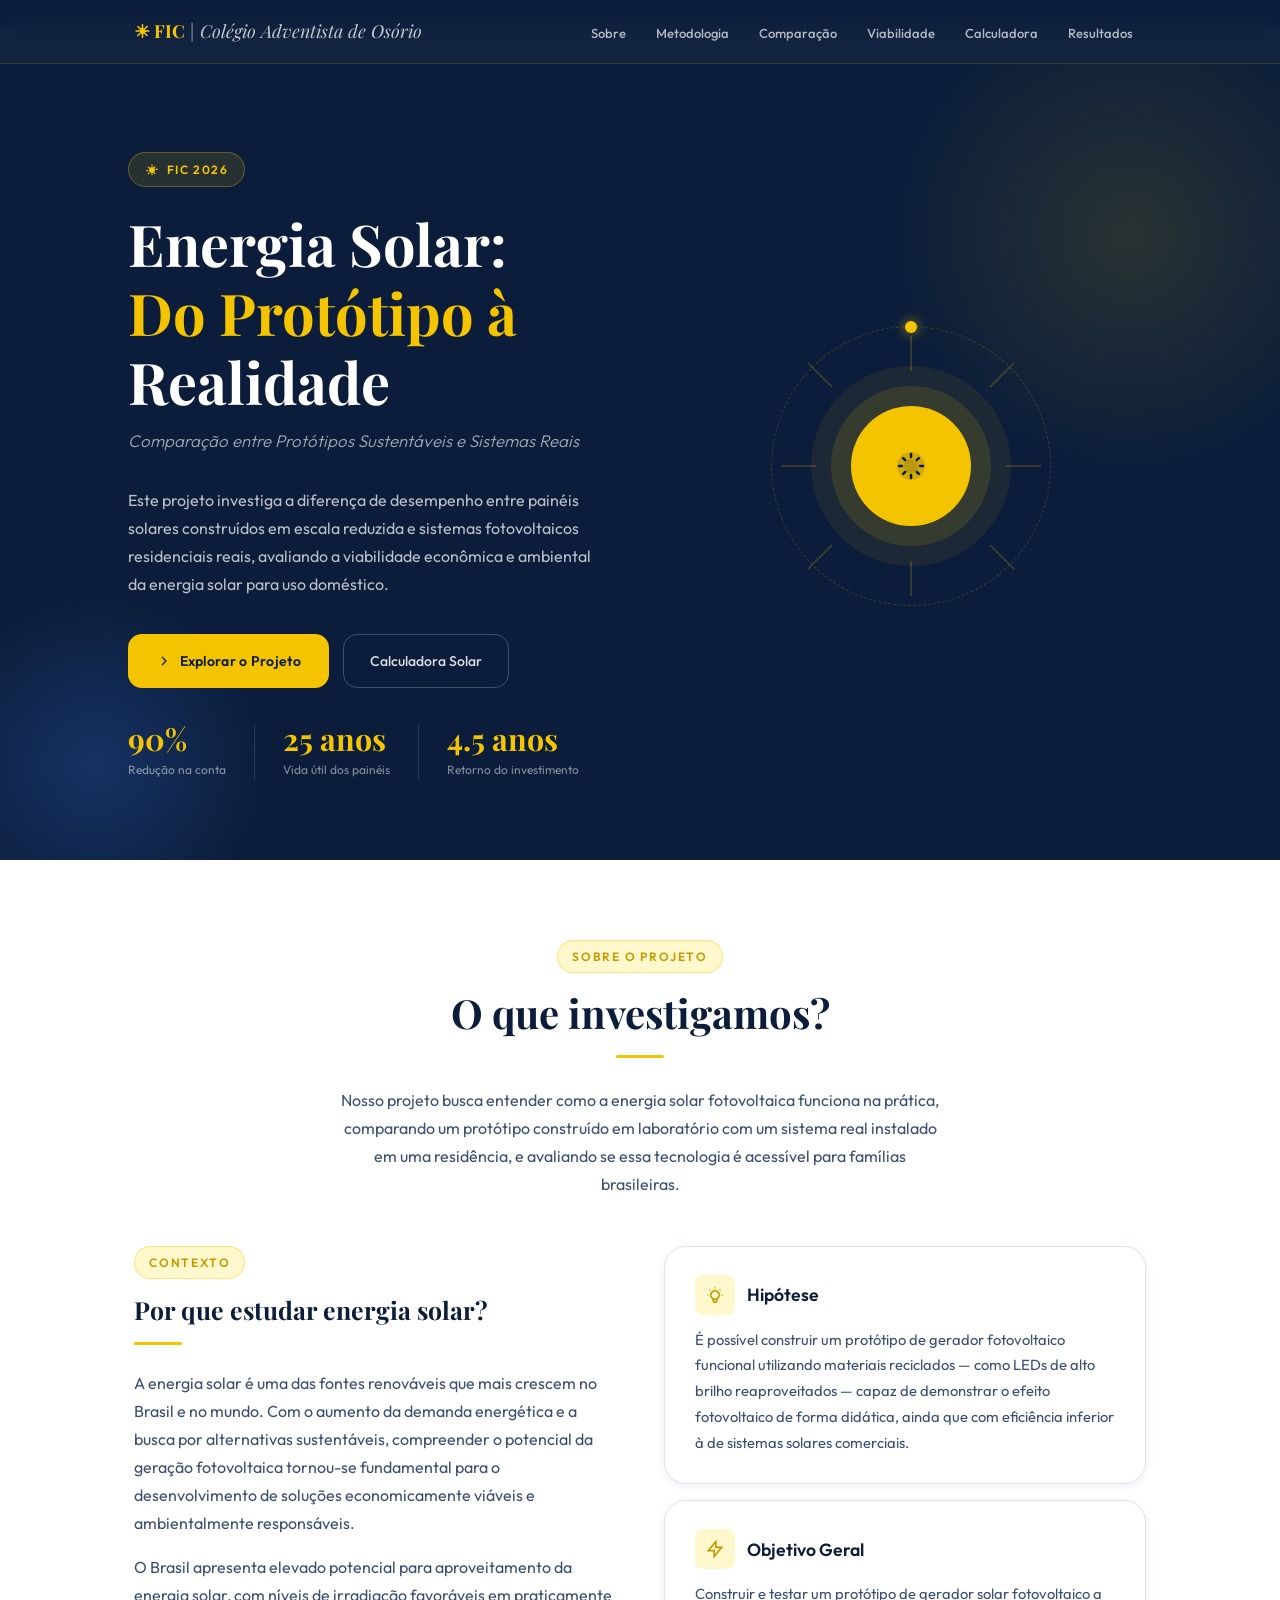
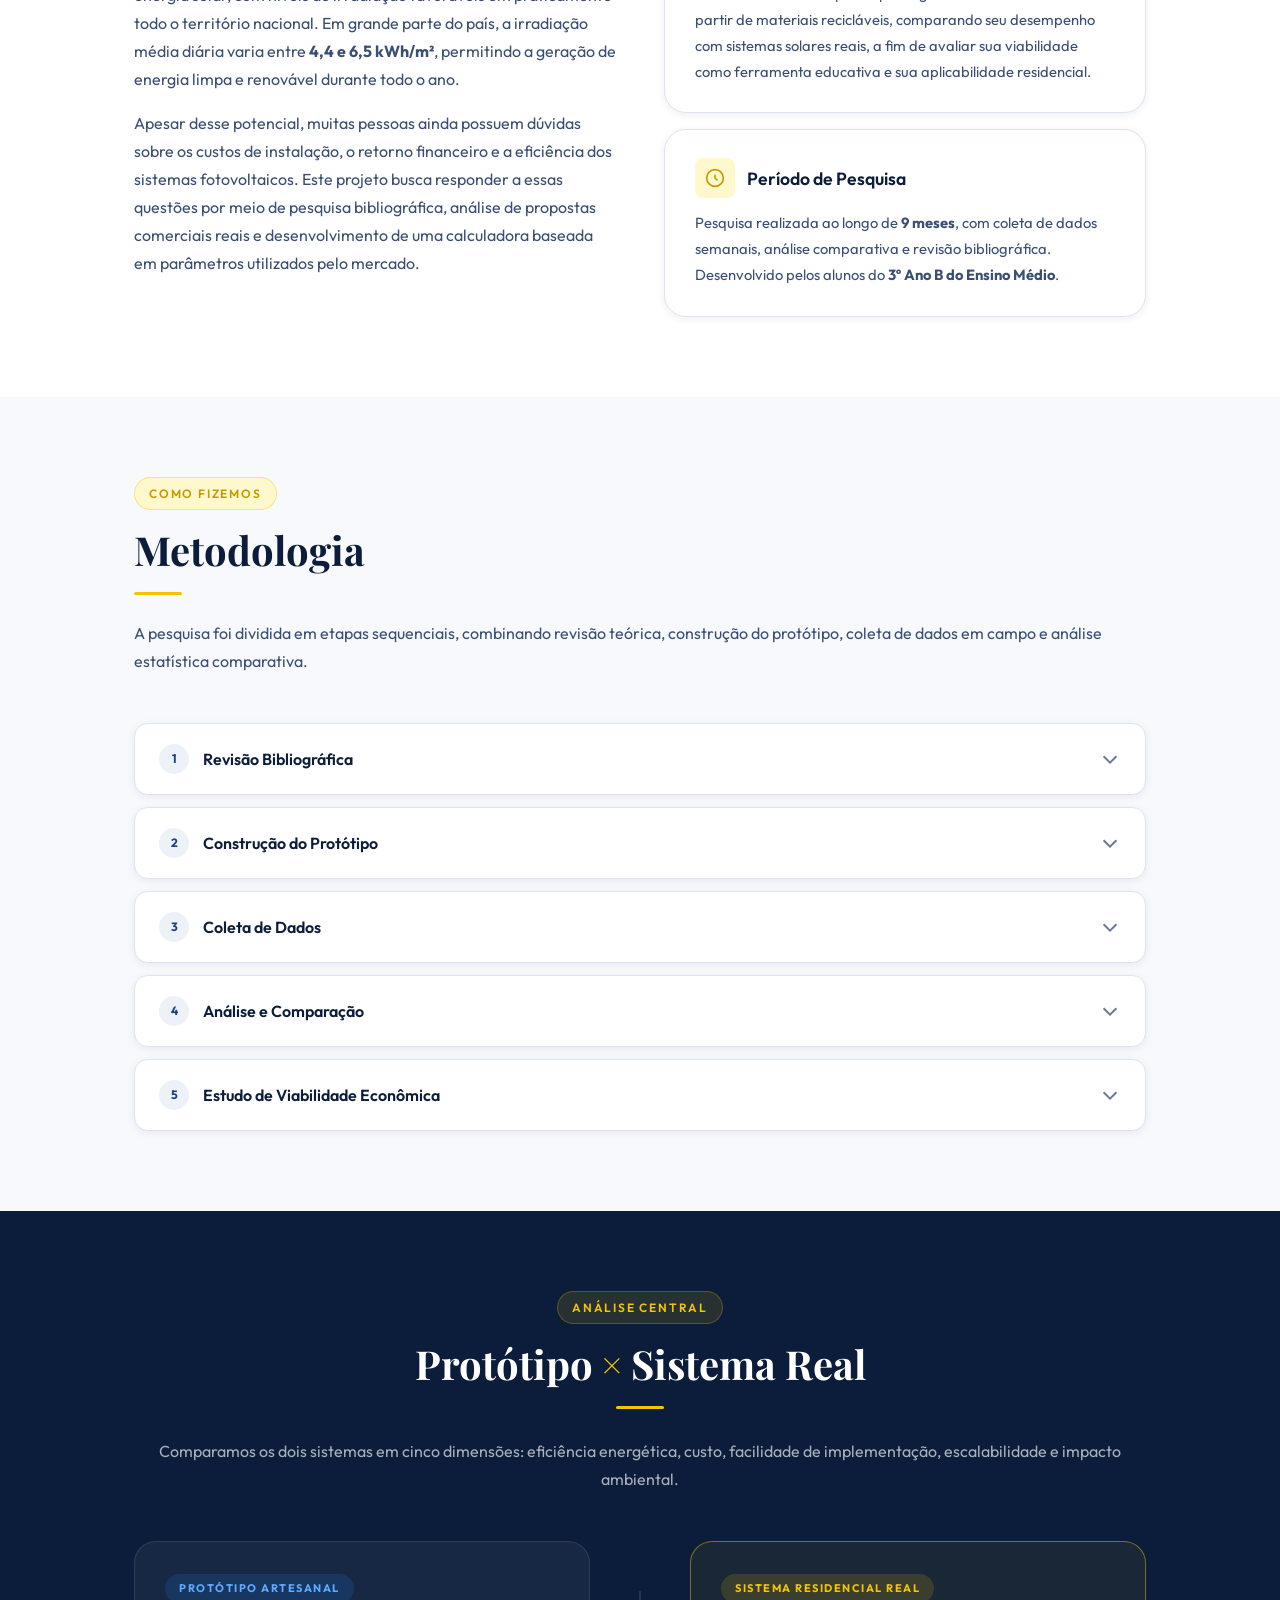
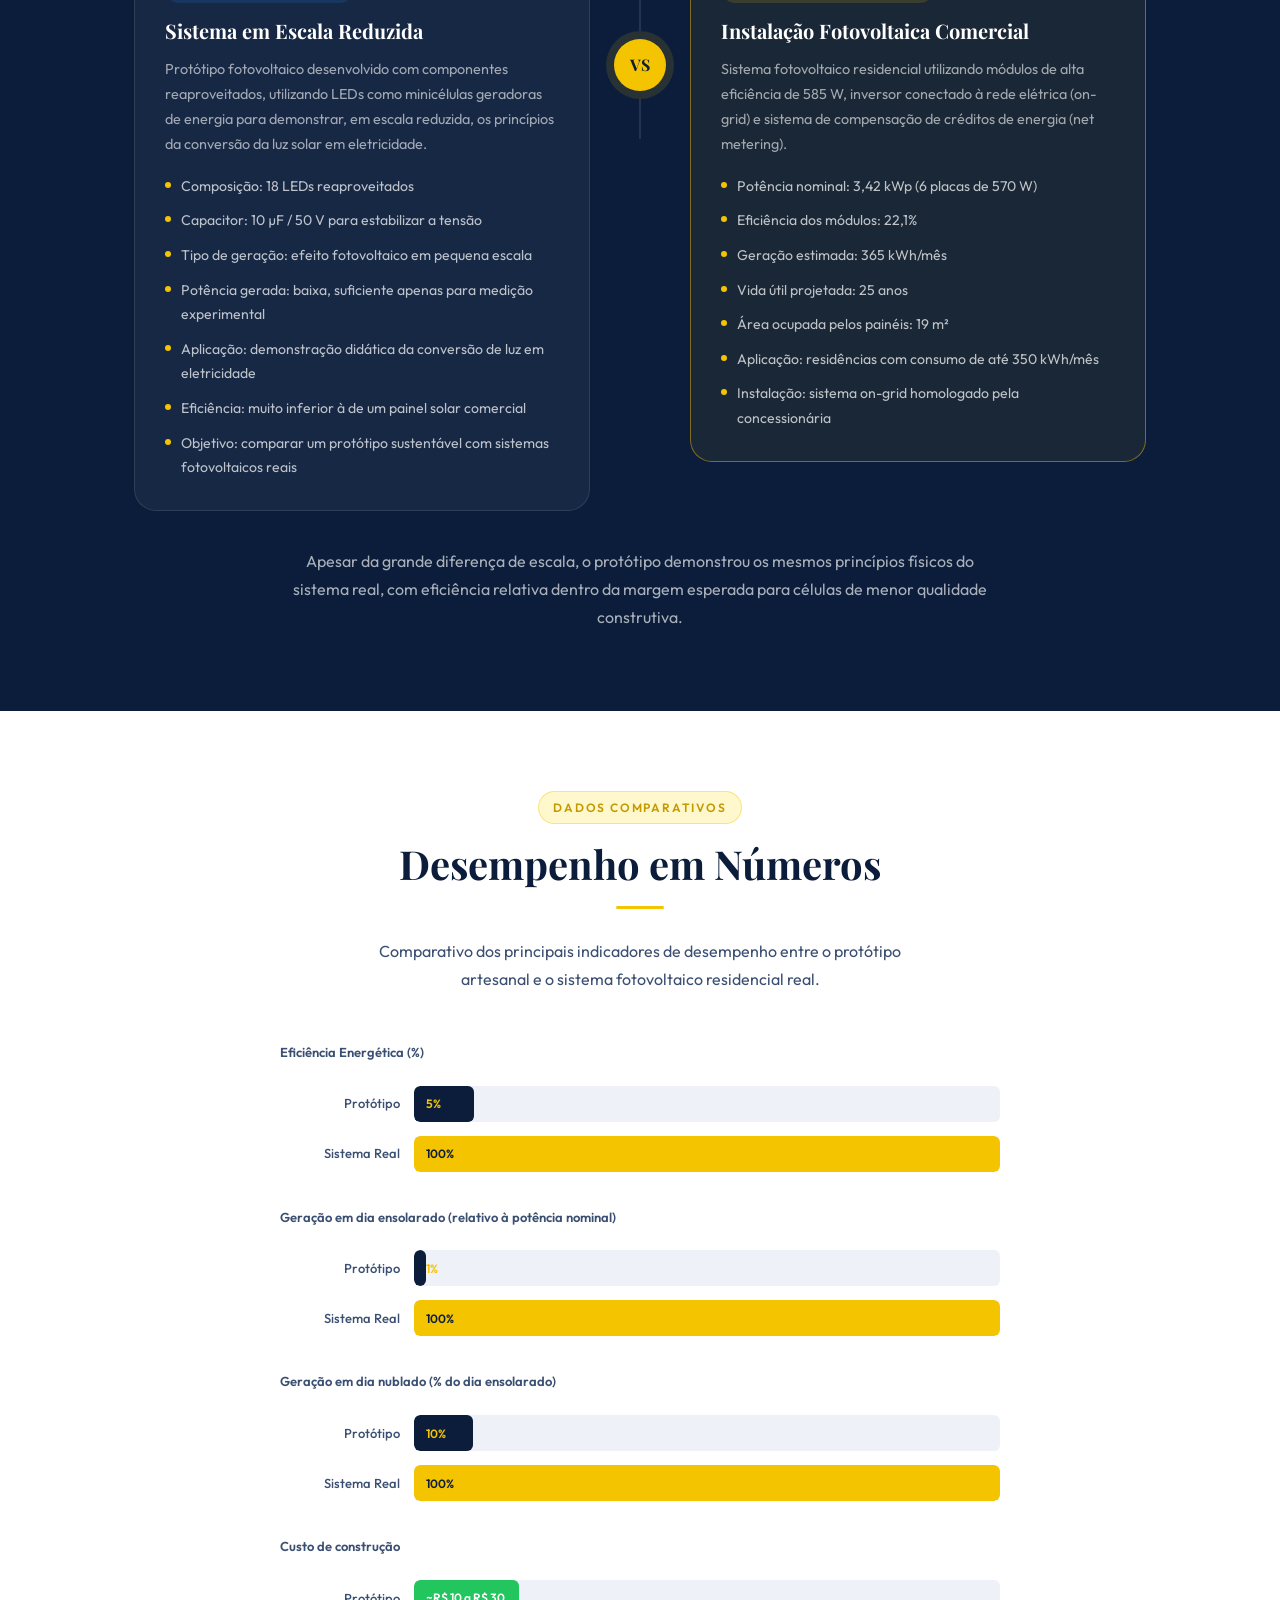
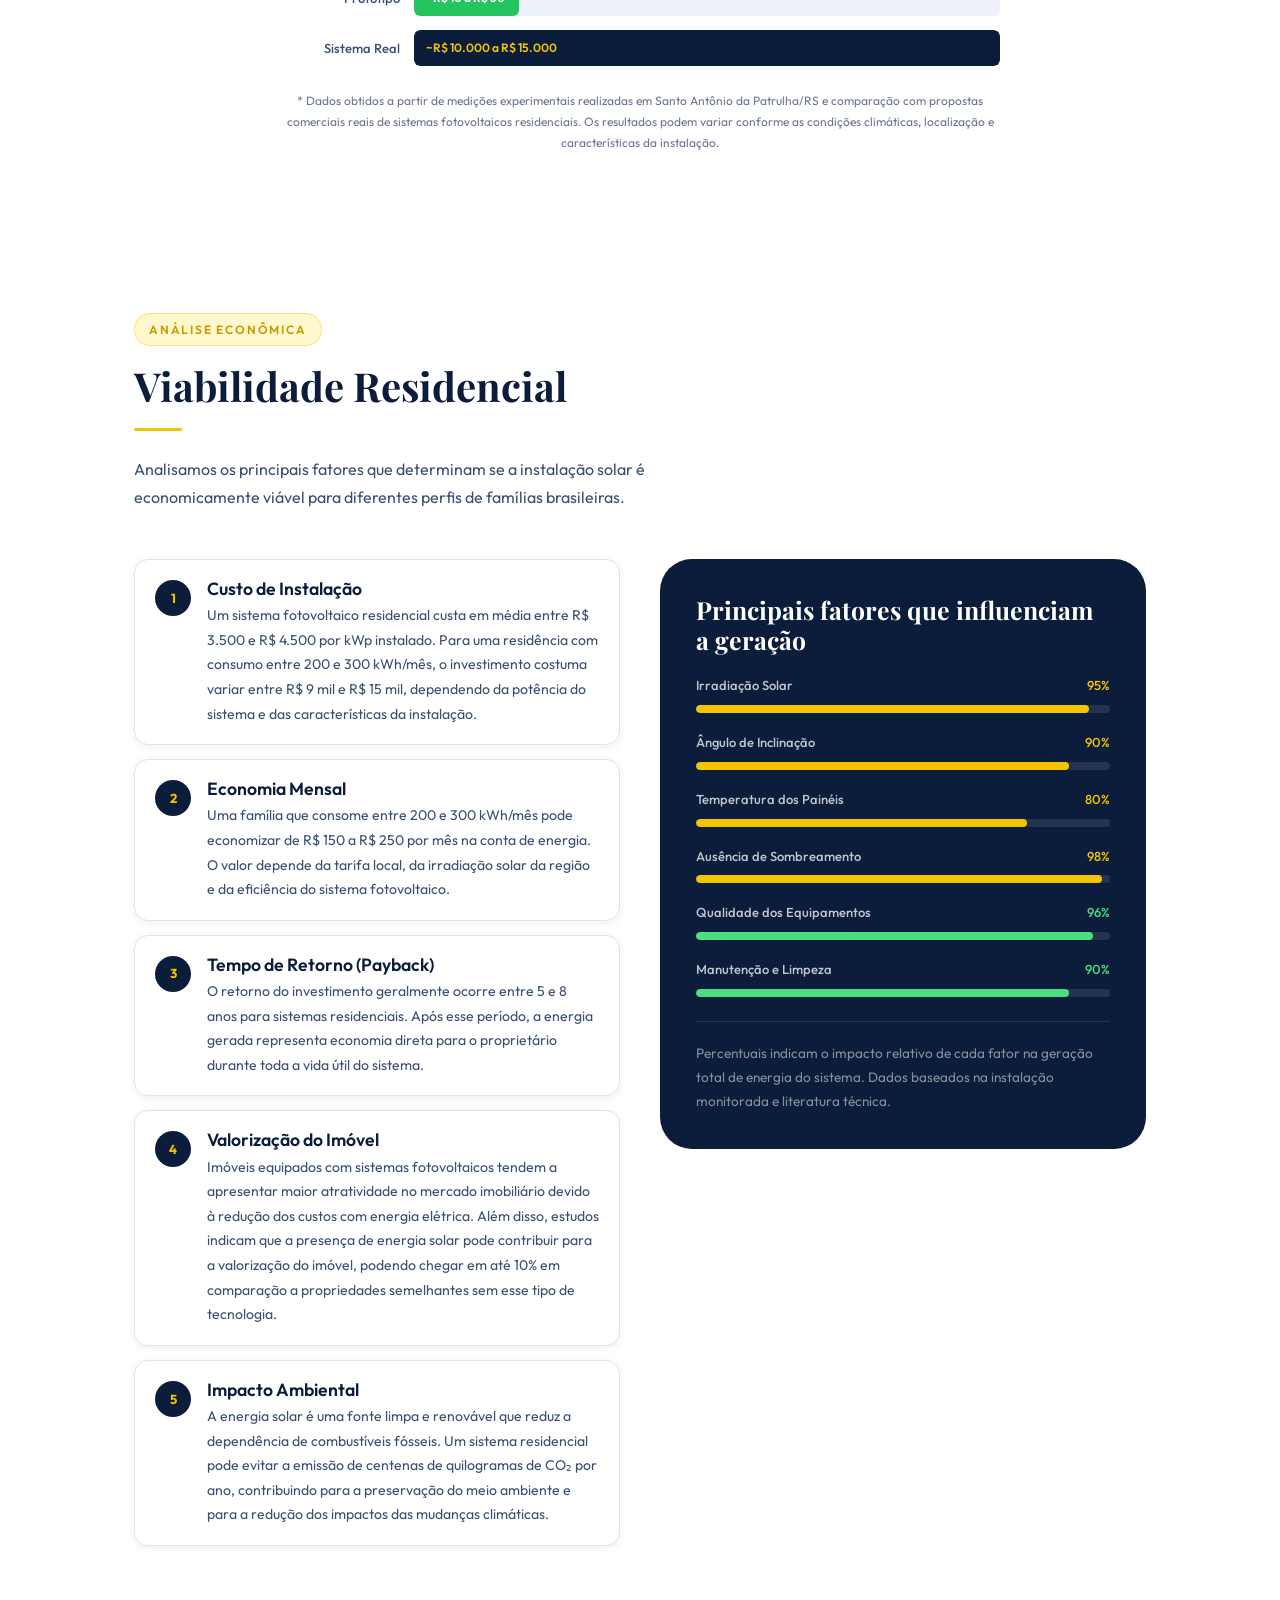
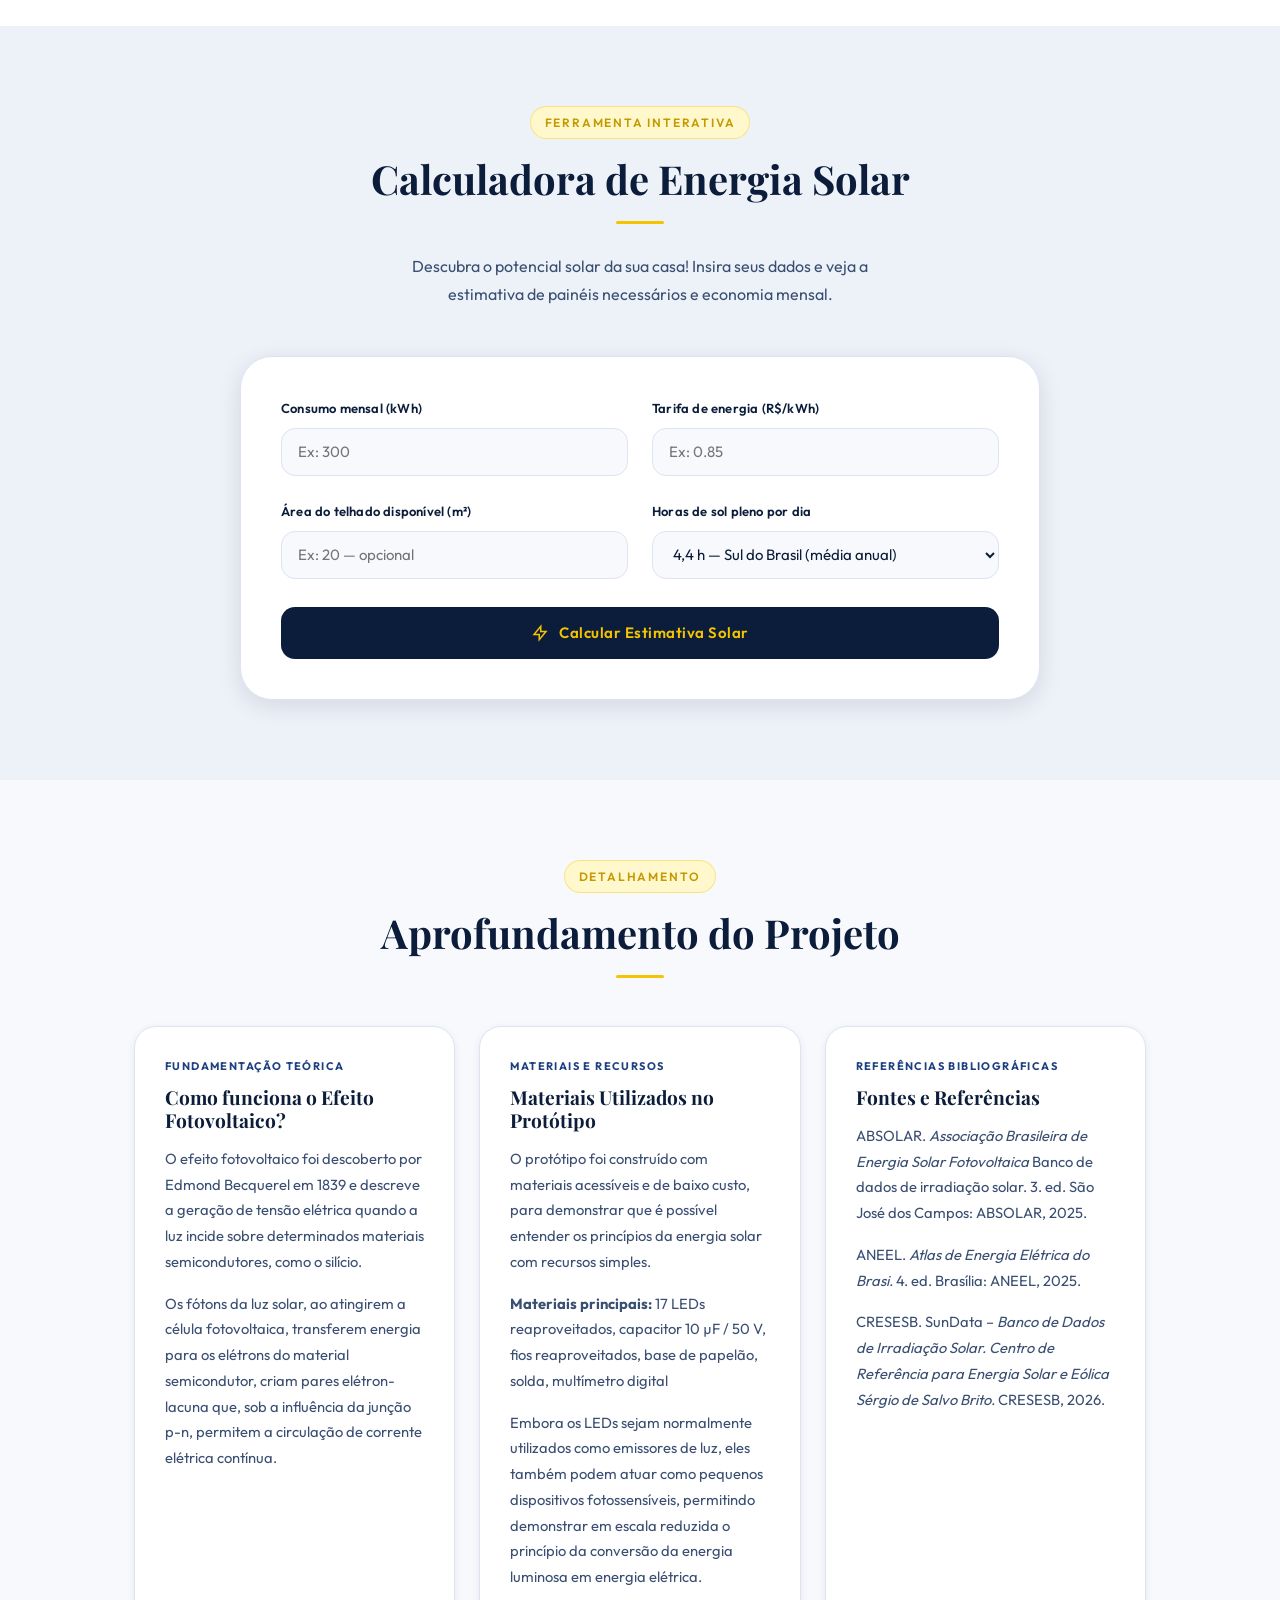
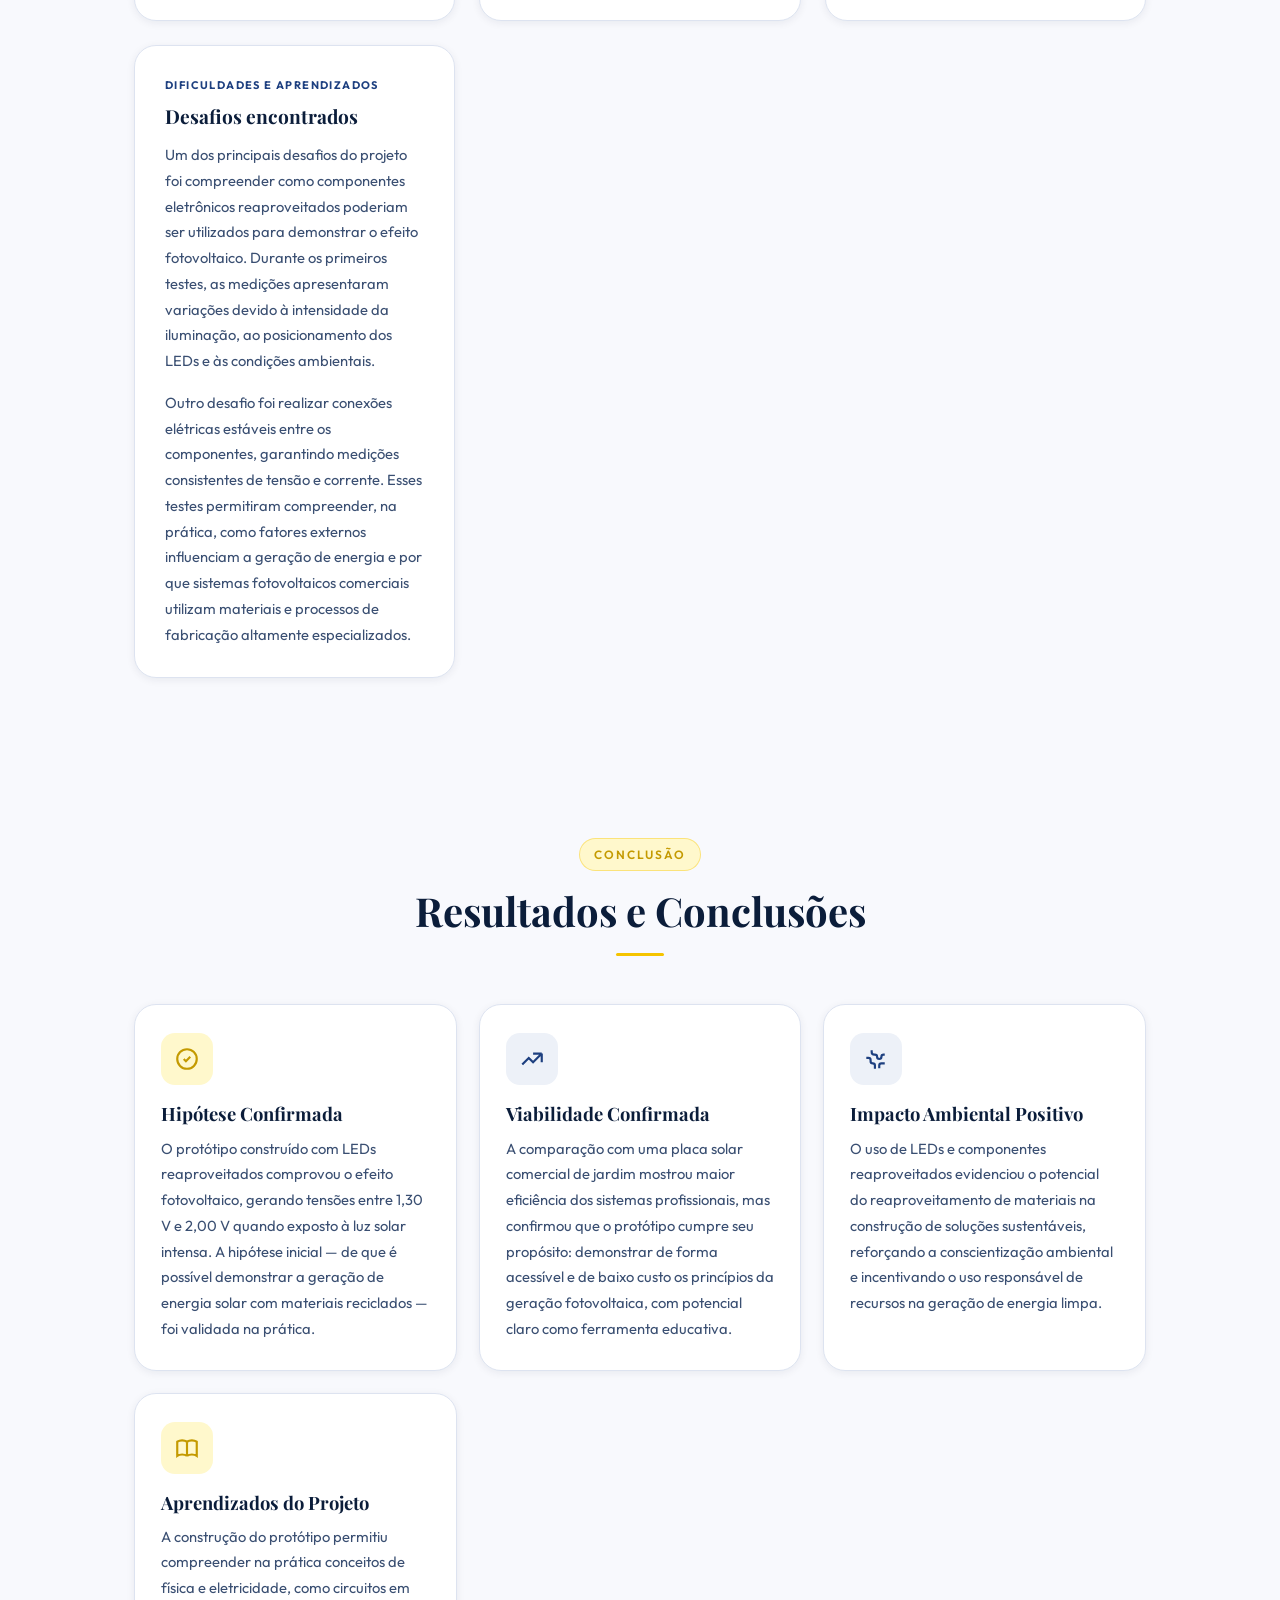
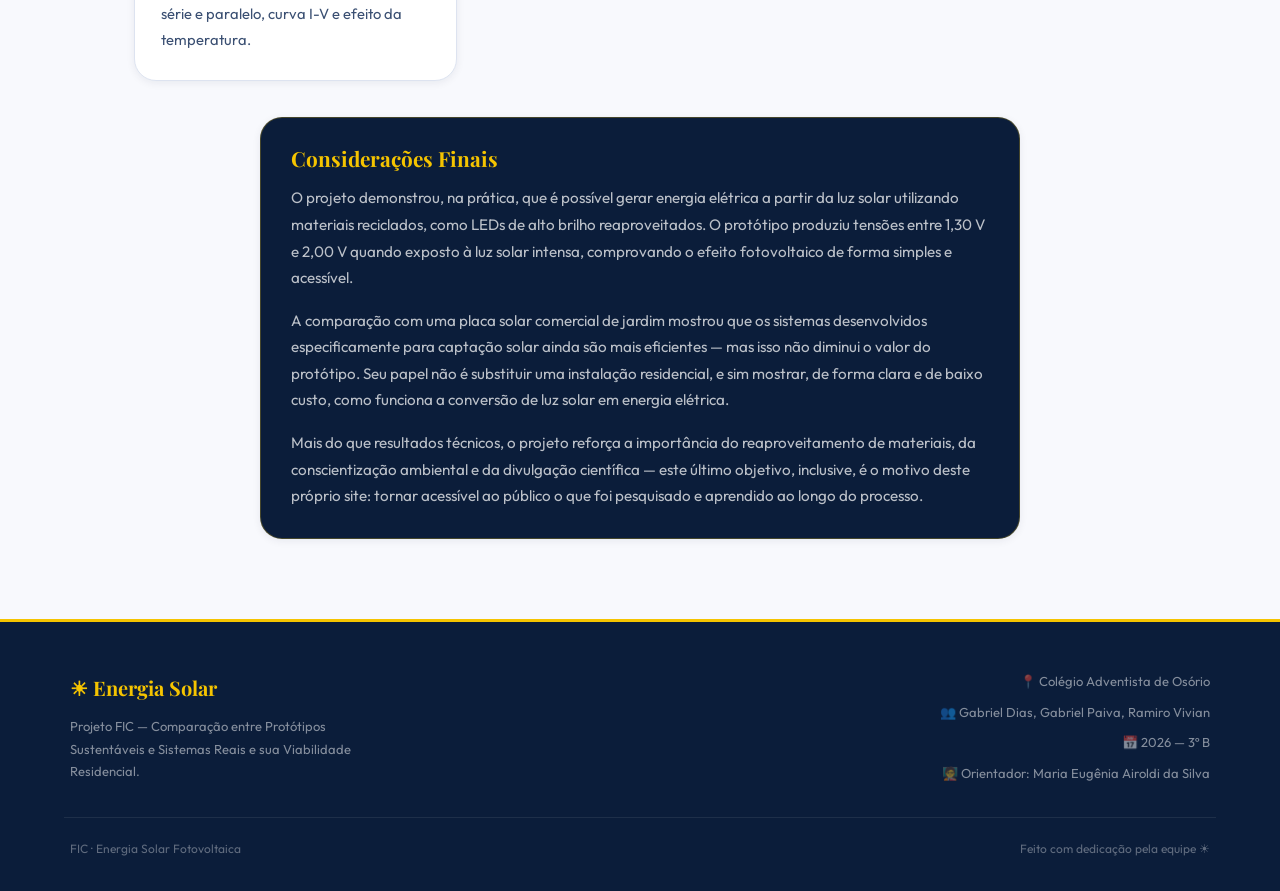
<file: index.html>
<!DOCTYPE html>
<html lang="pt-BR">
<head>
  <meta charset="UTF-8" />
  <meta name="viewport" content="width=device-width, initial-scale=1.0" />
  <meta name="description" content="Projeto de Feira de Ciências — Energia Solar: Comparação entre Protótipos Sustentáveis e Sistemas Reais e sua Viabilidade Residencial." />
  <title>Energia Solar — FIC</title>

  <!-- Fontes -->
  <link rel="preconnect" href="https://fonts.googleapis.com" />
  <link rel="preconnect" href="https://fonts.gstatic.com" crossorigin />
  <link href="https://fonts.googleapis.com/css2?family=Playfair+Display:ital,wght@0,400;0,700;1,400&family=Outfit:wght@300;400;500;600&display=swap" rel="stylesheet" />

  <!-- CSS -->
  <link rel="stylesheet" href="css/style.css" />
</head>
<body>

<!-- ═══════════════════════════════════════════
     NAV
═══════════════════════════════════════════ -->
<nav id="navbar">
  <div class="nav-inner">
    <a href="#inicio" class="nav-brand">☀ FIC <em>| Colégio Adventista de Osório</em></a>

    <ul class="nav-links">
      <li><a href="#sobre">Sobre</a></li>
      <li><a href="#metodologia">Metodologia</a></li>
      <li><a href="#comparacao">Comparação</a></li>
      <li><a href="#viabilidade">Viabilidade</a></li>
      <li><a href="#calculadora">Calculadora</a></li>
      <li><a href="#resultados">Resultados</a></li>
    </ul>

    <button class="hamburger" id="hamburger" aria-label="Abrir menu">
      <span></span><span></span><span></span>
    </button>
  </div>
</nav>

<!-- Menu mobile -->
<nav class="mobile-nav" id="mobileNav" aria-label="Menu mobile">
  <a href="#sobre">Sobre o Projeto</a>
  <a href="#metodologia">Metodologia</a>
  <a href="#comparacao">Protótipo vs Sistema Real</a>
  <a href="#viabilidade">Viabilidade Residencial</a>
  <a href="#calculadora">Calculadora Solar</a>
  <a href="#resultados">Resultados e Conclusão</a>
</nav>


<!-- ═══════════════════════════════════════════
     HERO
═══════════════════════════════════════════ -->
<section class="hero" id="inicio">
  <div class="hero-glow-1"></div>
  <div class="hero-glow-2"></div>

  <div class="hero-grid container">
    <!-- Texto -->
    <div class="hero-text fade-in">
      <div class="hero-badge">
        <svg width="14" height="14" fill="currentColor" viewBox="0 0 24 24"><path d="M12 2a1 1 0 011 1v2a1 1 0 01-2 0V3a1 1 0 011-1zm0 15a1 1 0 011 1v2a1 1 0 01-2 0v-2a1 1 0 011-1zm9-7a1 1 0 010 2h-2a1 1 0 010-2h2zM5 12a1 1 0 010 2H3a1 1 0 010-2h2zm12.66-6.07a1 1 0 010 1.41l-1.42 1.42a1 1 0 01-1.41-1.41l1.41-1.42a1 1 0 011.42 0zM7.76 16.24a1 1 0 010 1.41l-1.41 1.42a1 1 0 01-1.42-1.42l1.42-1.41a1 1 0 011.41 0zm9.9 1.42a1 1 0 01-1.42 1.41l-1.41-1.41a1 1 0 011.41-1.42l1.42 1.42zM7.76 7.76a1 1 0 01-1.41 1.41L4.93 7.76a1 1 0 011.41-1.41l1.42 1.41zM12 7a5 5 0 110 10A5 5 0 0112 7z"/></svg>
        FIC 2026
      </div>

      <h1>Energia Solar:<br /><span>Do Protótipo à</span><br />Realidade</h1>
      <p class="hero-subtitle">Comparação entre Protótipos Sustentáveis e Sistemas Reais</p>
      <p class="hero-desc">
        Este projeto investiga a diferença de desempenho entre painéis solares
        construídos em escala reduzida e sistemas fotovoltaicos residenciais reais,
        avaliando a viabilidade econômica e ambiental da energia solar para uso doméstico.
      </p>

      <div class="hero-btns">
        <a href="#sobre" class="btn-primary">
          <svg width="16" height="16" fill="none" stroke="currentColor" stroke-width="2" viewBox="0 0 24 24"><path d="M9 18l6-6-6-6"/></svg>
          Explorar o Projeto
        </a>
        <a href="#calculadora" class="btn-outline">
          Calculadora Solar
        </a>
      </div>

      <div class="hero-stats">
        <div class="hero-stat">
          <span class="hero-stat-num" data-count="90" data-suffix="%">0%</span>
          <span class="hero-stat-label">Redução na conta</span>
        </div>
        <div class="stat-sep"></div>
        <div class="hero-stat">
          <span class="hero-stat-num" data-count="25" data-suffix=" anos">0</span>
          <span class="hero-stat-label">Vida útil dos painéis</span>
        </div>
        <div class="stat-sep"></div>
        <div class="hero-stat">
          <span class="hero-stat-num" data-count="4.5" data-suffix=" anos" data-float="true">0</span>
          <span class="hero-stat-label">Retorno do investimento</span>
        </div>
      </div>
    </div>

    <!-- Gráfico visual -->
    <div class="hero-visual fade-in fade-in-delay-2">
      <div class="sun-graphic">
        <div class="sun-orbit"><div class="orbit-dot"></div></div>
        <div class="sun-rays">
          <svg viewBox="0 0 280 280" fill="none" xmlns="http://www.w3.org/2000/svg">
            <g opacity="0.25" stroke="#F5C400" stroke-width="1.5">
              <line x1="140" y1="10" x2="140" y2="45"/>
              <line x1="140" y1="235" x2="140" y2="270"/>
              <line x1="10" y1="140" x2="45" y2="140"/>
              <line x1="235" y1="140" x2="270" y2="140"/>
              <line x1="37" y1="37" x2="61" y2="61"/>
              <line x1="219" y1="219" x2="243" y2="243"/>
              <line x1="243" y1="37" x2="219" y2="61"/>
              <line x1="61" y1="219" x2="37" y2="243"/>
            </g>
          </svg>
        </div>
        <div class="sun-core">
          <svg viewBox="0 0 52 52" fill="none" xmlns="http://www.w3.org/2000/svg">
            <circle cx="26" cy="26" r="14" fill="#0B1D3A" opacity="0.15"/>
            <path d="M26 14v3M26 35v3M14 26h3M35 26h3M18.1 18.1l2.1 2.1M31.8 31.8l2.1 2.1M33.9 18.1l-2.1 2.1M20.2 31.8l-2.1 2.1" stroke="#0B1D3A" stroke-width="2.5" stroke-linecap="round"/>
            <circle cx="26" cy="26" r="7" fill="#0B1D3A" opacity="0.12"/>
          </svg>
        </div>
      </div>
    </div>
  </div>
</section>


<!-- ═══════════════════════════════════════════
     SOBRE O PROJETO
═══════════════════════════════════════════ -->
<section id="sobre">
  <div class="container">
    <div class="section-header text-center fade-in">
      <span class="section-tag">Sobre o Projeto</span>
      <h2>O que investigamos?</h2>
      <div class="divider center"></div>
      <p style="max-width:600px; margin:0 auto;">
        <!-- EDITE AQUI: Descrição geral do projeto -->
        Nosso projeto busca entender como a energia solar fotovoltaica funciona na prática,
        comparando um protótipo construído em laboratório com um sistema real instalado em uma
        residência, e avaliando se essa tecnologia é acessível para famílias brasileiras.
      </p>
    </div>

    <div class="sobre-grid">
      <div class="text-block fade-in">
        <!-- EDITE AQUI: Texto de introdução / contexto -->
        <span class="section-tag">Contexto</span>
        <h3>Por que estudar energia solar?</h3>
        <div class="divider"></div>
        <p>
          A energia solar é uma das fontes renováveis que mais crescem no Brasil e no mundo. Com o aumento da demanda energética e a busca por alternativas sustentáveis, compreender o potencial da geração fotovoltaica tornou-se fundamental para o desenvolvimento de soluções economicamente viáveis e ambientalmente responsáveis.
        </p>
        <p>
          O Brasil apresenta elevado potencial para aproveitamento da energia solar, com níveis de irradiação favoráveis em praticamente todo o território nacional. Em grande parte do país, a irradiação média diária varia entre <strong>4,4 e 6,5 kWh/m²</strong>, permitindo a geração de energia limpa e renovável durante todo o ano.
        </p>
        <p>
          <!-- Adicione mais texto de contexto aqui -->
          Apesar desse potencial, muitas pessoas ainda possuem dúvidas sobre os custos de instalação, o retorno financeiro e a eficiência dos sistemas fotovoltaicos. Este projeto busca responder a essas questões por meio de pesquisa bibliográfica, análise de propostas comerciais reais e desenvolvimento de uma calculadora baseada em parâmetros utilizados pelo mercado.
        </p>
      </div>

      <div class="fade-in fade-in-delay-2">
        <div class="info-card">
          <div class="info-card-header">
            <div class="info-icon">
              <svg fill="none" stroke="currentColor" stroke-width="2" viewBox="0 0 24 24"><path d="M9.663 17h4.673M12 3v1m6.364 1.636l-.707.707M21 12h-1M4 12H3m3.343-5.657l-.707-.707m2.828 9.9a5 5 0 117.072 0l-.548.547A3.374 3.374 0 0014 18.469V19a2 2 0 11-4 0v-.531c0-.895-.356-1.754-.988-2.386l-.548-.547z"/></svg>
            </div>
            <h4>Hipótese</h4>
          </div>
          <!-- EDITE AQUI: Hipótese do projeto -->
          <p style="font-size:0.92rem; color:var(--text-soft);">
            É possível construir um protótipo de gerador fotovoltaico funcional utilizando materiais reciclados — como LEDs de alto brilho reaproveitados — capaz de demonstrar o efeito fotovoltaico de forma didática, ainda que com eficiência inferior à de sistemas solares comerciais.
          </p>
        </div>

        <div class="info-card">
          <div class="info-card-header">
            <div class="info-icon">
              <svg fill="none" stroke="currentColor" stroke-width="2" viewBox="0 0 24 24"><path d="M13 10V3L4 14h7v7l9-11h-7z"/></svg>
            </div>
            <h4>Objetivo Geral</h4>
          </div>
          <!-- EDITE AQUI: Objetivo geral -->
          <p style="font-size:0.92rem; color:var(--text-soft);">
            Construir e testar um protótipo de gerador solar fotovoltaico a partir de materiais recicláveis, comparando seu desempenho com sistemas solares reais, a fim de avaliar sua viabilidade como ferramenta educativa e sua aplicabilidade residencial.
          </p>
        </div>

        <div class="info-card">
          <div class="info-card-header">
            <div class="info-icon">
              <svg fill="none" stroke="currentColor" stroke-width="2" viewBox="0 0 24 24"><circle cx="12" cy="12" r="10"/><path d="M12 8v4l3 3"/></svg>
            </div>
            <h4>Período de Pesquisa</h4>
          </div>
          <!-- EDITE AQUI: Período e escola -->
          <p style="font-size:0.92rem; color:var(--text-soft);">
            Pesquisa realizada ao longo de <strong>9 meses</strong>, com coleta de dados
            semanais, análise comparativa e revisão bibliográfica. Desenvolvido pelos alunos
            do <strong>3º Ano B do Ensino Médio</strong>.
          </p>
        </div>
      </div>
    </div>
  </div>
</section>


<!-- ═══════════════════════════════════════════
     METODOLOGIA (ACCORDION)
═══════════════════════════════════════════ -->
<section id="metodologia">
  <div class="container">
    <div class="section-header fade-in">
      <span class="section-tag">Como fizemos</span>
      <h2>Metodologia</h2>
      <div class="divider"></div>
      <p>
        <!-- EDITE AQUI: Introdução da metodologia -->
        A pesquisa foi dividida em etapas sequenciais, combinando revisão teórica,
        construção do protótipo, coleta de dados em campo e análise estatística comparativa.
      </p>
    </div>

    <div class="accordion fade-in">

      <!-- Etapa 1 -->
      <div class="accordion-item">
        <div class="accordion-header">
          <div class="accordion-title">
            <div class="acc-num">1</div>
            Revisão Bibliográfica
          </div>
          <svg class="accordion-chevron" fill="none" stroke="currentColor" stroke-width="2" viewBox="0 0 24 24"><path d="M19 9l-7 7-7-7"/></svg>
        </div>
        <div class="accordion-body">
          <div class="accordion-content">
            <!-- EDITE AQUI: Texto da etapa 1 -->
            <p>
              Levantamento de referências sobre energia solar fotovoltaica, incluindo o Atlas Brasileiro de Energia Solar (INPE), artigos técnicos da UDESC e relatórios da ABSOLAR, além de entrevista com um eletrotécnico do setor para embasar os aspectos práticos da pesquisa.
            </p>
            <!-- Adicione mais texto aqui se necessário -->
          </div>
        </div>
      </div>

      <!-- Etapa 2 -->
      <div class="accordion-item">
        <div class="accordion-header">
          <div class="accordion-title">
            <div class="acc-num">2</div>
            Construção do Protótipo
          </div>
          <svg class="accordion-chevron" fill="none" stroke="currentColor" stroke-width="2" viewBox="0 0 24 24"><path d="M19 9l-7 7-7-7"/></svg>
        </div>
        <div class="accordion-body">
          <div class="accordion-content">
            <!-- EDITE AQUI: Texto da etapa 2 -->
            <p>
              Construímos um painel fotovoltaico em escala reduzida utilizando LEDs de alto brilho reaproveitados conectados em paralelo e um capacitor de 10 µF/50V para estabilização da tensão gerada.
              configurações de voltagem e corrente. O protótipo possui tensão de entre 1.6 e 2V.
            </p>
          </div>
        </div>
      </div>

      <!-- Etapa 3 -->
      <div class="accordion-item">
        <div class="accordion-header">
          <div class="accordion-title">
            <div class="acc-num">3</div>
            Coleta de Dados
          </div>
          <svg class="accordion-chevron" fill="none" stroke="currentColor" stroke-width="2" viewBox="0 0 24 24"><path d="M19 9l-7 7-7-7"/></svg>
        </div>
        <div class="accordion-body">
          <div class="accordion-content">
            <!-- EDITE AQUI: Texto da etapa 3 -->
            <p>
              Durante 2 semanas, realizamos medições diárias de tensão (V), corrente (A) e
              potência gerada (W) pelo protótipo em diferentes condições: manhã, tarde e entardecer,
              em dias ensolarados, parcialmente nublados e nublados.
            </p>
            <p>
              Paralelamente, coletamos dados de geração de um sistema fotovoltaico residencial
              de 3,42 kWp instalado em uma residência parceira, utilizando um inversor com
              monitoramento online que registra os dados a cada 5 minutos.
            </p>
            <p>
              Registramos também os dados de irradiação solar da estação meteorológica local
              e a temperatura dos painéis para correlação com a eficiência.
            </p>
          </div>
        </div>
      </div>

      <!-- Etapa 4 -->
      <div class="accordion-item">
        <div class="accordion-header">
          <div class="accordion-title">
            <div class="acc-num">4</div>
            Análise e Comparação
          </div>
          <svg class="accordion-chevron" fill="none" stroke="currentColor" stroke-width="2" viewBox="0 0 24 24"><path d="M19 9l-7 7-7-7"/></svg>
        </div>
        <div class="accordion-body">
          <div class="accordion-content">
            <!-- EDITE AQUI: Texto da etapa 4 -->
            <p>
              Comparação do desempenho do protótipo com uma placa solar comercial de jardim, avaliando eficiência, estabilidade e capacidade de armazenamento de cada sistema.
            </p>
            <p>
              Também realizamos a análise de viabilidade econômica, projetando o retorno financeiro
              do sistema real para diferentes perfis de consumo residencial, utilizando a tarifa
              média de energia da região Sul do Brasil.
            </p>
          </div>
        </div>
      </div>

      <!-- Etapa 5 -->
      <div class="accordion-item">
        <div class="accordion-header">
          <div class="accordion-title">
            <div class="acc-num">5</div>
            Estudo de Viabilidade Econômica
          </div>
          <svg class="accordion-chevron" fill="none" stroke="currentColor" stroke-width="2" viewBox="0 0 24 24"><path d="M19 9l-7 7-7-7"/></svg>
        </div>
        <div class="accordion-body">
          <div class="accordion-content">
            <!-- EDITE AQUI: Texto da etapa 5 -->
            <p>
              Calculamos o custo de instalação de sistemas fotovoltaicos de diferentes potências
              (1,5 kWp, 3,3 kWp e 6 kWp) e projetamos o tempo de retorno do investimento (payback)
              considerando financiamento bancário, inflação energética histórica de 5,7% ao ano
              e vida útil dos painéis de 25 anos.
            </p>
            <p>
              Consultamos orçamentos reais com instaladores certificados e comparamos com
              programas de incentivo do governo como o microcrédito verde e financiamentos
              da CAIXA, BNDES e Sicredi para sistemas de energia renovável.
            </p>
          </div>
        </div>
      </div>

    </div><!-- /accordion -->
  </div>
</section>


<!-- ═══════════════════════════════════════════
     COMPARAÇÃO PROTÓTIPO × SISTEMA REAL
═══════════════════════════════════════════ -->
<section id="comparacao" class="compare-section">
  <div class="container">
    <div class="section-header text-center fade-in">
      <span class="section-tag light">Análise Central</span>
      <h2 class="text-white">Protótipo <span class="text-yellow">×</span> Sistema Real</h2>
      <div class="divider center"></div>
      <p>
        <!-- EDITE AQUI: Introdução da comparação -->
        Comparamos os dois sistemas em cinco dimensões: eficiência energética, custo,
        facilidade de implementação, escalabilidade e impacto ambiental.
      </p>
    </div>

    <div class="compare-grid fade-in">

      <!-- Coluna Protótipo -->
      <div class="compare-col">
        <span class="compare-label proto">Protótipo Artesanal</span>
        <h3>Sistema em Escala Reduzida</h3>
        <!-- EDITE AQUI: Descrição do protótipo -->
        <p style="font-size:0.9rem; color:rgba(255,255,255,0.6);">
          Protótipo fotovoltaico desenvolvido com componentes reaproveitados, utilizando LEDs como minicélulas geradoras de energia para demonstrar, em escala reduzida, os princípios da conversão da luz solar em eletricidade.
        </p>
        <ul class="compare-list">
          <li>Composição: 18 LEDs reaproveitados</li>
          <li>Capacitor: 10 µF / 50 V para estabilizar a tensão</li>
          <li>Tipo de geração: efeito fotovoltaico em pequena escala</li>
          <li>Potência gerada: baixa, suficiente apenas para medição experimental</li>
          <li>Aplicação: demonstração didática da conversão de luz em eletricidade</li>
          <li>Eficiência: muito inferior à de um painel solar comercial</li>
          <li>Objetivo: comparar um protótipo sustentável com sistemas fotovoltaicos reais</li>
          <!-- Adicione mais itens aqui -->
        </ul>
      </div>

      <!-- VS -->
      <div class="compare-vs">
        <div class="vs-line"></div>
        <div class="vs-circle">VS</div>
        <div class="vs-line"></div>
      </div>

      <!-- Coluna Sistema Real -->
      <div class="compare-col highlight">
        <span class="compare-label real">Sistema Residencial Real</span>
        <h3>Instalação Fotovoltaica Comercial</h3>
        <!-- EDITE AQUI: Descrição do sistema real -->
        <p style="font-size:0.9rem; color:rgba(255,255,255,0.6);">
          Sistema fotovoltaico residencial utilizando módulos de alta eficiência de 585 W, inversor conectado à rede elétrica (on-grid) e sistema de compensação de créditos de energia (net metering).
        </p>
        <ul class="compare-list">
          <li>Potência nominal: 3,42 kWp (6 placas de 570 W)</li>
          <li>Eficiência dos módulos: 22,1%</li>
          <li>Geração estimada: 365 kWh/mês</li>
          <li>Vida útil projetada: 25 anos</li>
          <li>Área ocupada pelos painéis: 19 m²</li>
          <li>Aplicação: residências com consumo de até 350 kWh/mês</li>
          <li>Instalação: sistema on-grid homologado pela concessionária</li>
          <!-- Adicione mais itens aqui -->
        </ul>
      </div>

    </div>

    <!-- Texto adicional de análise -->
    <div class="fade-in" style="margin-top:36px; max-width:700px; margin-left:auto; margin-right:auto; text-align:center;">
      <!-- EDITE AQUI: Texto de análise comparativa -->
      <p>
        Apesar da grande diferença de escala, o protótipo demonstrou os mesmos
        princípios físicos do sistema real, com eficiência relativa dentro da
        margem esperada para células de menor qualidade construtiva.
      </p>
    </div>

  </div>
</section>


<!-- ═══════════════════════════════════════════
     GRÁFICO COMPARATIVO
═══════════════════════════════════════════ -->
<section id="grafico" class="chart-section">
  <div class="container">
    <div class="section-header text-center fade-in">
      <span class="section-tag">Dados Comparativos</span>
      <h2>Desempenho em Números</h2>
      <div class="divider center"></div>
      <!-- EDITE AQUI: Explicação do gráfico -->
      <p style="max-width:540px; margin:0 auto;">
        Comparativo dos principais indicadores de desempenho entre o protótipo
        artesanal e o sistema fotovoltaico residencial real.
      </p>
    </div>

    <div class="chart-container fade-in">
      <div class="chart-bars">

        <!-- Barra 1 -->
        <div style="margin-bottom:8px; font-size:13px; font-weight:600; color:var(--text-soft);">Eficiência Energética (%)</div>
        <div class="bar-row">
          <span class="bar-label">Protótipo</span>
          <div class="bar-track">
            <div class="bar-fill navy" data-width="5%" style="min-width:60px;">5%</div>
          </div>
        </div>
        <div class="bar-row" style="margin-bottom:20px;">
          <span class="bar-label">Sistema Real</span>
          <div class="bar-track">
            <div class="bar-fill yellow" data-width="100%">100%</div>
          </div>
        </div>

        <!-- Barra 2 -->
        <div style="margin-bottom:8px; font-size:13px; font-weight:600; color:var(--text-soft);">Geração em dia ensolarado (relativo à potência nominal)</div>
        <div class="bar-row">
          <span class="bar-label">Protótipo</span>
          <div class="bar-track">
            <div class="bar-fill navy" data-width="1%">1%</div>
          </div>
        </div>
        <div class="bar-row" style="margin-bottom:20px;">
          <span class="bar-label">Sistema Real</span>
          <div class="bar-track">
            <div class="bar-fill yellow" data-width="100%">100%</div>
          </div>
        </div>

        <!-- Barra 3 -->
        <div style="margin-bottom:8px; font-size:13px; font-weight:600; color:var(--text-soft);">Geração em dia nublado (% do dia ensolarado)</div>
        <div class="bar-row">
          <span class="bar-label">Protótipo</span>
          <div class="bar-track">
            <div class="bar-fill navy" data-width="10%">10%</div>
          </div>
        </div>
        <div class="bar-row" style="margin-bottom:20px;">
          <span class="bar-label">Sistema Real</span>
          <div class="bar-track">
            <div class="bar-fill yellow" data-width="100%">100%</div>
          </div>
        </div>

        <!-- Barra 4 -->
        <div style="margin-bottom:8px; font-size:13px; font-weight:600; color:var(--text-soft);">Custo de construção</div>
        <div class="bar-row">
          <span class="bar-label">Protótipo</span>
          <div class="bar-track">
            <div class="bar-fill green" data-width="18%" style="background:#22C55E; color:#fff;">~R$ 10 a R$ 30</div>
          </div>
        </div>
        <div class="bar-row">
          <span class="bar-label">Sistema Real</span>
          <div class="bar-track">
            <div class="bar-fill navy" data-width="100%">~R$ 10.000 a R$ 15.000</div>
          </div>
        </div>

      </div><!-- /chart-bars -->

      <!-- EDITE AQUI: Nota sobre os dados -->
      <p style="font-size:12px; color:var(--gray-dk); margin-top:24px; text-align:center;">
        * Dados obtidos a partir de medições experimentais realizadas em Santo Antônio da Patrulha/RS e comparação com propostas comerciais reais de sistemas fotovoltaicos residenciais. Os resultados podem variar conforme as condições climáticas, localização e características da instalação.
      </p>

    </div>
  </div>
</section>


<!-- ═══════════════════════════════════════════
     VIABILIDADE RESIDENCIAL
═══════════════════════════════════════════ -->
<section id="viabilidade">
  <div class="container">
    <div class="section-header fade-in">
      <span class="section-tag">Análise Econômica</span>
      <h2>Viabilidade Residencial</h2>
      <div class="divider"></div>
      <!-- EDITE AQUI: Introdução da viabilidade -->
      <p style="max-width:560px;">
        Analisamos os principais fatores que determinam se a instalação solar é
        economicamente viável para diferentes perfis de famílias brasileiras.
      </p>
    </div>

    <div class="viab-grid">
      <div class="viab-list fade-in">

        <div class="viab-item">
          <div class="viab-num">1</div>
          <div>
            <h4>Custo de Instalação</h4>
            <!-- EDITE AQUI -->
            <p>Um sistema fotovoltaico residencial custa em média entre R$ 3.500 e R$ 4.500 por kWp instalado. Para uma residência com consumo entre 200 e 300 kWh/mês, o investimento costuma variar entre R$ 9 mil e R$ 15 mil, dependendo da potência do sistema e das características da instalação.</p>
          </div>
        </div>

        <div class="viab-item">
          <div class="viab-num">2</div>
          <div>
            <h4>Economia Mensal</h4>
            <!-- EDITE AQUI -->
            <p>Uma família que consome entre 200 e 300 kWh/mês pode economizar de R$ 150 a R$ 250 por mês na conta de energia. O valor depende da tarifa local, da irradiação solar da região e da eficiência do sistema fotovoltaico.</p>
          </div>
        </div>

        <div class="viab-item">
          <div class="viab-num">3</div>
          <div>
            <h4>Tempo de Retorno (Payback)</h4>
            <!-- EDITE AQUI -->
            <p>O retorno do investimento geralmente ocorre entre 5 e 8 anos para sistemas residenciais. Após esse período, a energia gerada representa economia direta para o proprietário durante toda a vida útil do sistema.</p>
          </div>
        </div>

        <div class="viab-item">
          <div class="viab-num">4</div>
          <div>
            <h4>Valorização do Imóvel</h4>
            <!-- EDITE AQUI -->
            <p>Imóveis equipados com sistemas fotovoltaicos tendem a apresentar maior atratividade no mercado imobiliário devido à redução dos custos com energia elétrica. Além disso, estudos indicam que a presença de energia solar pode contribuir para a valorização do imóvel, podendo chegar em até 10% em comparação a propriedades semelhantes sem esse tipo de tecnologia.</p>
          </div>
        </div>

        <div class="viab-item">
          <div class="viab-num">5</div>
          <div>
            <h4>Impacto Ambiental</h4>
            <!-- EDITE AQUI -->
            <p>A energia solar é uma fonte limpa e renovável que reduz a dependência de combustíveis fósseis. Um sistema residencial pode evitar a emissão de centenas de quilogramas de CO₂ por ano, contribuindo para a preservação do meio ambiente e para a redução dos impactos das mudanças climáticas.</p>
          </div>
        </div>

      </div>

      <!-- Card de destaque -->
      <div class="viab-highlight fade-in fade-in-delay-2">
        <h3>Principais fatores que influenciam a geração</h3>
        <div class="progress-list">

          <div class="progress-item">
            <label>
              <span>Irradiação Solar</span>
              <span style="color:var(--yellow);">95%</span>
            </label>
            <div class="progress-bar-bg">
              <div class="progress-bar" data-width="95%"></div>
            </div>
          </div>

          <div class="progress-item">
            <label>
              <span>Ângulo de Inclinação</span>
              <span style="color:var(--yellow);">90%</span>
            </label>
            <div class="progress-bar-bg">
              <div class="progress-bar" data-width="90%"></div>
            </div>
          </div>

          <div class="progress-item">
            <label>
              <span>Temperatura dos Painéis</span>
              <span style="color:var(--yellow);">80%</span>
            </label>
            <div class="progress-bar-bg">
              <div class="progress-bar" data-width="80%"></div>
            </div>
          </div>

          <div class="progress-item">
            <label>
              <span>Ausência de Sombreamento</span>
              <span style="color:var(--yellow);">98%</span>
            </label>
            <div class="progress-bar-bg">
              <div class="progress-bar" data-width="98%"></div>
            </div>
          </div>

          <div class="progress-item">
            <label>
              <span>Qualidade dos Equipamentos</span>
              <span style="color:#4ADE80;">96%</span>
            </label>
            <div class="progress-bar-bg">
              <div class="progress-bar green" data-width="96%"></div>
            </div>
          </div>

          <div class="progress-item">
            <label>
              <span>Manutenção e Limpeza</span>
              <span style="color:#4ADE80;">90%</span>
            </label>
            <div class="progress-bar-bg">
              <div class="progress-bar green" data-width="90%"></div>
            </div>
          </div>

        </div>

        <div style="margin-top:24px; padding-top:20px; border-top:1px solid rgba(255,255,255,0.1);">
          <!-- EDITE AQUI: Nota da viabilidade -->
          <p style="font-size:0.85rem; color:rgba(255,255,255,0.5);">
            Percentuais indicam o impacto relativo de cada fator na geração total de energia
            do sistema. Dados baseados na instalação monitorada e literatura técnica.
          </p>
        </div>
      </div>

    </div>
  </div>
</section>


<!-- ═══════════════════════════════════════════
     CALCULADORA SOLAR
═══════════════════════════════════════════ -->
<section id="calculadora" class="calculator-section">
  <div class="container">
    <div class="section-header text-center fade-in">
      <span class="section-tag">Ferramenta Interativa</span>
      <h2>Calculadora de Energia Solar</h2>
      <div class="divider center"></div>
      <p style="max-width:500px; margin:0 auto;">
        Descubra o potencial solar da sua casa! Insira seus dados e veja
        a estimativa de painéis necessários e economia mensal.
      </p>
    </div>

    <div class="calc-card fade-in">
      <div class="calc-grid">

        <div class="calc-field">
          <label for="consumo">Consumo mensal (kWh)</label>
          <input type="number" id="consumo" placeholder="Ex: 300" min="0" max="5000" />
        </div>

        <div class="calc-field">
          <label for="tarifa">Tarifa de energia (R$/kWh)</label>
          <input type="number" id="tarifa" placeholder="Ex: 0.85" step="0.01" min="0" max="5" />
        </div>

        <div class="calc-field">
          <label for="telhado">Área do telhado disponível (m²)</label>
          <input type="number" id="telhado" placeholder="Ex: 20 — opcional" min="0" max="500" />
        </div>

          <div class="calc-field">
          <label for="horas">Horas de sol pleno por dia</label>
          <select id="horas">
            <option value="3.5">3,5 h — Sul do Brasil (inverno)</option>
            <option value="4.4" selected>4,4 h — Sul do Brasil (média anual)</option>
            <option value="5.0">5,0 h — Sudeste</option>
            <option value="5.2">5,2 h — Centro-Oeste</option>
            <option value="5.5">5,5 h — Nordeste</option>
            <option value="4.8">4,8 h — Norte</option>
            <option value="6.0">6,0 h — Região muito ensolarada</option>
          </select>
        </div>  
      </div>

      <button class="calc-btn" id="calcBtn">
        <svg width="18" height="18" fill="none" stroke="currentColor" stroke-width="2" viewBox="0 0 24 24"><path d="M13 10V3L4 14h7v7l9-11h-7z"/></svg>
        Calcular Estimativa Solar
      </button>

      <!-- Resultado -->
      <div class="calc-result" id="calcResult">
        <div class="result-grid">
          <div class="result-card">
            <div class="result-num" id="res-potencia">—</div>
            <div class="result-label">Potência necessária</div>
          </div>
          <div class="result-card">
            <div class="result-num" id="res-paineis">—</div>
            <div class="result-label">Painéis de 585W</div>
          </div>
          <div class="result-card highlight">
            <div class="result-num" id="res-economia">—</div>
            <div class="result-label">Economia por mês</div>
          </div>
          <div class="result-card">
            <div class="result-num" id="res-payback">—</div>
            <div class="result-label">Tempo de retorno</div>
          </div>
          <div class="result-card">
            <div class="result-num" id="res-custo">—</div>
            <div class="result-label">Custo estimado</div>
          </div>
          <div class="result-card">
            <div class="result-num" id="res-economia25">—</div>
            <div class="result-label">Economia em 25 anos</div>
          </div>
        </div>
        <div class="result-note">
          <svg width="16" height="16" fill="none" stroke="currentColor" stroke-width="2" viewBox="0 0 24 24"><path d="M13 16h-1v-4h-1m1-4h.01M21 12a9 9 0 11-18 0 9 9 0 0118 0z"/></svg>
          <span id="res-nota"></span>
        </div>
        <p style="font-size:12px; color:var(--gray-dk); margin-top:12px; text-align:center;">
          * Estimativas simplificadas para fins educacionais. Consulte um instalador certificado para um projeto real.
        </p>
      </div>
    </div>

  </div>
</section>


<!-- ═══════════════════════════════════════════
     TEXTOS DO PROJETO (espaços editáveis)
═══════════════════════════════════════════ -->
<section id="projeto-textos" class="project-texts">
  <div class="container">
    <div class="section-header text-center fade-in">
      <span class="section-tag">Detalhamento</span>
      <h2>Aprofundamento do Projeto</h2>
      <div class="divider center"></div>
    </div>

    <div class="texts-grid fade-in">

      <div class="text-card">
        <span class="text-card-tag">Fundamentação Teórica</span>
        <h3>Como funciona o Efeito Fotovoltaico?</h3>
        <!-- EDITE AQUI: Texto de fundamentação -->
        <p>
          O efeito fotovoltaico foi descoberto por Edmond Becquerel em 1839 e descreve a
          geração de tensão elétrica quando a luz incide sobre determinados materiais
          semicondutores, como o silício.
        </p>
        <p>
          Os fótons da luz solar, ao atingirem a célula fotovoltaica, transferem energia
          para os elétrons do material semicondutor, criam pares elétron-lacuna que, sob a influência da junção p-n, permitem a circulação de corrente elétrica contínua.
        </p>
        <!-- Adicione mais texto aqui -->
      </div>

      <div class="text-card">
        <span class="text-card-tag">Materiais e Recursos</span>
        <h3>Materiais Utilizados no Protótipo</h3>
        <!-- EDITE AQUI: Lista de materiais -->
        <p>
          O protótipo foi construído com materiais acessíveis e de baixo custo, para
          demonstrar que é possível entender os princípios da energia solar com recursos simples.
        </p>
        <p>
          <strong>Materiais principais:</strong> 17 LEDs reaproveitados, capacitor 10 µF / 50 V, fios reaproveitados, base de papelão, solda, multímetro digital
        </p>
        <p>
          Embora os LEDs sejam normalmente utilizados como emissores de luz, eles também podem atuar como pequenos dispositivos fotossensíveis, permitindo demonstrar em escala reduzida o princípio da conversão da energia luminosa em energia elétrica.
        </p>
      </div>

      <div class="text-card">
        <span class="text-card-tag">Referências Bibliográficas</span>
        <h3>Fontes e Referências</h3>
        <!-- EDITE AQUI: Referências -->
        <p>
          ABSOLAR. <em>Associação Brasileira de Energia Solar Fotovoltaica</em> Banco de dados de irradiação solar. 3. ed. São José dos Campos: ABSOLAR, 2025.
        </p>
        <p>
          ANEEL. <em>Atlas de Energia Elétrica do Brasi.</em> 4. ed. Brasília: ANEEL, 2025.
        </p>
        <p>
          CRESESB. SunData – <em>Banco de Dados de Irradiação Solar. Centro de Referência para Energia Solar e Eólica Sérgio de Salvo Brito.</em> CRESESB, 2026.
        </p>
      </div>

      <div class="text-card">
        <span class="text-card-tag">Dificuldades e Aprendizados</span>
        <h3>Desafios encontrados</h3>
        <!-- EDITE AQUI: Dificuldades -->
        <p>
          Um dos principais desafios do projeto foi compreender como componentes eletrônicos reaproveitados poderiam ser utilizados para demonstrar o efeito fotovoltaico. Durante os primeiros testes, as medições apresentaram variações devido à intensidade da iluminação, ao posicionamento dos LEDs e às condições ambientais.
        </p>
        <p>
          Outro desafio foi realizar conexões elétricas estáveis entre os componentes, garantindo medições consistentes de tensão e corrente. Esses testes permitiram compreender, na prática, como fatores externos influenciam a geração de energia e por que sistemas fotovoltaicos comerciais utilizam materiais e processos de fabricação altamente especializados.
          <!-- Adicione mais desafios e aprendizados -->
        </p>
      </div>

    </div>
  </div>
</section>


<!-- ═══════════════════════════════════════════
     RESULTADOS E CONCLUSÃO
═══════════════════════════════════════════ -->
<section id="resultados">
  <div class="container">
    <div class="section-header text-center fade-in">
      <span class="section-tag">Conclusão</span>
      <h2>Resultados e Conclusões</h2>
      <div class="divider center"></div>
    </div>

    <div class="cards-grid fade-in">

      <div class="card yellow-accent">
        <div class="card-icon">
          <svg fill="none" stroke="currentColor" stroke-width="2" viewBox="0 0 24 24"><path d="M9 12l2 2 4-4m6 2a9 9 0 11-18 0 9 9 0 0118 0z"/></svg>
        </div>
        <h3>Hipótese Confirmada</h3>
        <!-- EDITE AQUI -->
        <p>O protótipo construído com LEDs reaproveitados comprovou o efeito fotovoltaico, gerando tensões entre 1,30 V e 2,00 V quando exposto à luz solar intensa. A hipótese inicial — de que é possível demonstrar a geração de energia solar com materiais reciclados — foi validada na prática.</p>
      </div>

      <div class="card">
        <div class="card-icon">
          <svg fill="none" stroke="currentColor" stroke-width="2" viewBox="0 0 24 24"><path d="M13 7h8m0 0v8m0-8l-8 8-4-4-6 6"/></svg>
        </div>
        <h3>Viabilidade Confirmada</h3>
        <!-- EDITE AQUI -->
        <p>A comparação com uma placa solar comercial de jardim mostrou maior eficiência dos sistemas profissionais, mas confirmou que o protótipo cumpre seu propósito: demonstrar de forma acessível e de baixo custo os princípios da geração fotovoltaica, com potencial claro como ferramenta educativa.</p>
      </div>

      <div class="card">
        <div class="card-icon">
          <svg fill="none" stroke="currentColor" stroke-width="2" viewBox="0 0 24 24"><path d="M3.055 11H5a2 2 0 012 2v1a2 2 0 002 2 2 2 0 012 2v2.945M8 3.935V5.5A2.5 2.5 0 0010.5 8h.5a2 2 0 012 2 2 2 0 104 0 2 2 0 012-2h1.064M15 20.488V18a2 2 0 012-2h3.064"/></svg>
        </div>
        <h3>Impacto Ambiental Positivo</h3>
        <!-- EDITE AQUI -->
        <p>O uso de LEDs e componentes reaproveitados evidenciou o potencial do reaproveitamento de materiais na construção de soluções sustentáveis, reforçando a conscientização ambiental e incentivando o uso responsável de recursos na geração de energia limpa.</p>
      </div>

      <div class="card yellow-accent">
        <div class="card-icon">
          <svg fill="none" stroke="currentColor" stroke-width="2" viewBox="0 0 24 24"><path d="M12 6.253v13m0-13C10.832 5.477 9.246 5 7.5 5S4.168 5.477 3 6.253v13C4.168 18.477 5.754 18 7.5 18s3.332.477 4.5 1.253m0-13C13.168 5.477 14.754 5 16.5 5c1.747 0 3.332.477 4.5 1.253v13C19.832 18.477 18.247 18 16.5 18c-1.746 0-3.332.477-4.5 1.253"/></svg>
        </div>
        <h3>Aprendizados do Projeto</h3>
        <!-- EDITE AQUI -->
        <p>A construção do protótipo permitiu compreender na prática conceitos de física
        e eletricidade, como circuitos em série e paralelo, curva I-V e efeito da temperatura.</p>
      </div>

    </div>

    <!-- Texto de conclusão final -->
    <div class="info-card fade-in" style="margin-top:36px; max-width:760px; margin-left:auto; margin-right:auto; background:var(--navy); border-color:rgba(245,196,0,0.25);">
      <h3 style="color:var(--yellow); font-size:1.3rem; margin-bottom:14px;">Considerações Finais</h3>
      <!-- EDITE AQUI: Conclusão final do projeto -->
      <p style="color:rgba(255,255,255,0.72); font-size:0.95rem;">
        O projeto demonstrou, na prática, que é possível gerar energia elétrica a partir da luz solar utilizando materiais reciclados, como LEDs de alto brilho reaproveitados. O protótipo produziu tensões entre 1,30 V e 2,00 V quando exposto à luz solar intensa, comprovando o efeito fotovoltaico de forma simples e acessível.
      </p>
      <p style="color:rgba(255,255,255,0.72); font-size:0.95rem; margin-top:10px;">
        A comparação com uma placa solar comercial de jardim mostrou que os sistemas desenvolvidos especificamente para captação solar ainda são mais eficientes — mas isso não diminui o valor do protótipo. Seu papel não é substituir uma instalação residencial, e sim mostrar, de forma clara e de baixo custo, como funciona a conversão de luz solar em energia elétrica.
        <!-- Adicione mais texto de conclusão aqui -->
      </p>
      <p style="color:rgba(255,255,255,0.72); font-size:0.95rem; margin-top:10px;">
        Mais do que resultados técnicos, o projeto reforça a importância do reaproveitamento de materiais, da conscientização ambiental e da divulgação científica — este último objetivo, inclusive, é o motivo deste próprio site: tornar acessível ao público o que foi pesquisado e aprendido ao longo do processo.
        <!-- Adicione mais texto de conclusão aqui -->
      </p>
    </div>

  </div>
</section>


<!-- ═══════════════════════════════════════════
     FOOTER
═══════════════════════════════════════════ -->
<footer>
  <div class="footer-inner">
    <div>
      <div class="footer-brand">☀ Energia Solar</div>
      <!-- EDITE AQUI: Dados da escola e turma -->
      <p class="footer-desc">
        Projeto FIC — Comparação entre Protótipos Sustentáveis
        e Sistemas Reais e sua Viabilidade Residencial.
      </p>
    </div>
    <div class="footer-info">
      <!-- EDITE AQUI: informações do grupo -->
      <span>📍 Colégio Adventista de Osório</span>
      <span>👥 Gabriel Dias, Gabriel Paiva, Ramiro Vivian</span>
      <span>📅 2026 — 3º B</span>
      <span>🧑‍🏫 Orientador: Maria Eugênia Airoldi da Silva</span>
    </div>
  </div>
  <hr class="footer-divider" />
  <div class="footer-bottom">
    <span>FIC · Energia Solar Fotovoltaica</span>
    <span>Feito com dedicação pela equipe ☀</span>
  </div>
</footer>

<!-- JS -->
<script src="js/main.js"></script>

</body>
</html>
</file>
<file: css/style.css>
/* =============================================
   ENERGIA SOLAR — FEIRA DE CIÊNCIAS
   Paleta: Branco | Azul Marinho | Amarelo Solar
   ============================================= */

:root {
  --navy:       #0B1D3A;
  --navy-mid:   #163060;
  --navy-soft:  #1E4080;
  --navy-pale:  #EDF1F8;
  --yellow:     #F5C400;
  --yellow-lt:  #FFF8CC;
  --yellow-md:  #FFE033;
  --yellow-dk:  #C49A00;
  --white:      #FFFFFF;
  --off-white:  #F8F9FD;
  --gray-lt:    #EEF1F7;
  --gray-md:    #C5CBD9;
  --gray-dk:    #6B7594;
  --text:       #0B1D3A;
  --text-soft:  #3A4F72;
  --border:     #DDE3F0;
  --green:      #1A7A4A;
  --green-lt:   #E8F7EE;
  --radius-sm:  8px;
  --radius-md:  14px;
  --radius-lg:  22px;
  --radius-xl:  32px;
  --shadow-sm:  0 2px 8px rgba(11,29,58,0.07);
  --shadow-md:  0 6px 24px rgba(11,29,58,0.11);
  --shadow-lg:  0 16px 48px rgba(11,29,58,0.14);
  --transition: 0.25s ease;
  --max-width:  1140px;
}

/* ── RESET ── */
*, *::before, *::after { margin:0; padding:0; box-sizing:border-box; }
html { scroll-behavior: smooth; font-size: 16px; }
body {
  font-family: 'Outfit', sans-serif;
  background: var(--off-white);
  color: var(--text);
  line-height: 1.75;
  overflow-x: hidden;
}
img { max-width:100%; display:block; }
a { color: inherit; text-decoration: none; }

/* ── TYPOGRAPHY ── */
h1, h2, h3, h4 {
  font-family: 'Playfair Display', serif;
  line-height: 1.2;
  color: var(--navy);
}
h1 { font-size: clamp(2.2rem, 5vw, 3.6rem); }
h2 { font-size: clamp(1.7rem, 3.5vw, 2.5rem); }
h3 { font-size: clamp(1.2rem, 2.5vw, 1.55rem); }
h4 { font-size: 1.1rem; }
p  { color: var(--text-soft); margin-bottom: 1rem; }
p:last-child { margin-bottom: 0; }

/* ── UTILITIES ── */
.container { max-width: var(--max-width); margin: 0 auto; padding: 0 5%; }
.section-tag {
  display: inline-block;
  font-size: 12px;
  font-weight: 600;
  letter-spacing: 1.8px;
  text-transform: uppercase;
  color: var(--yellow-dk);
  background: var(--yellow-lt);
  border: 1px solid rgba(245,196,0,0.4);
  padding: 5px 14px;
  border-radius: 100px;
  margin-bottom: 16px;
}
.section-tag.light {
  color: var(--yellow);
  background: rgba(245,196,0,0.12);
  border-color: rgba(245,196,0,0.25);
}
.divider {
  width: 48px; height: 3px;
  background: var(--yellow);
  border-radius: 2px;
  margin: 18px 0 24px;
}
.divider.center { margin: 18px auto 28px; }
.text-center { text-align: center; }
.text-yellow { color: var(--yellow); }
.text-white  { color: var(--white) !important; }

/* ── FADE-IN ANIMATION ── */
.fade-in {
  opacity: 0;
  transform: translateY(28px);
  transition: opacity 0.65s ease, transform 0.65s ease;
}
.fade-in.visible {
  opacity: 1;
  transform: translateY(0);
}
.fade-in-delay-1 { transition-delay: 0.1s; }
.fade-in-delay-2 { transition-delay: 0.2s; }
.fade-in-delay-3 { transition-delay: 0.3s; }
.fade-in-delay-4 { transition-delay: 0.4s; }

/* =====================
   NAV
   ===================== */
#navbar {
  position: fixed; top:0; left:0; right:0; z-index:500;
  height: 64px;
  background: rgba(11,29,58,0.97);
  backdrop-filter: blur(16px);
  border-bottom: 1px solid rgba(245,196,0,0.15);
  display: flex; align-items:center;
  transition: box-shadow var(--transition);
}
#navbar.scrolled { box-shadow: 0 4px 20px rgba(0,0,0,0.25); }

.nav-inner {
  max-width: var(--max-width);
  margin: 0 auto; padding: 0 5%;
  width: 100%;
  display: flex; align-items:center; justify-content:space-between;
  gap: 20px;
}
.nav-brand {
  font-family: 'Playfair Display', serif;
  font-size: 18px;
  font-weight: 700;
  color: var(--yellow);
  white-space: nowrap;
}
.nav-brand em { color: rgba(255,255,255,0.75); font-style:italic; font-weight:400; }

.nav-links { display:flex; gap:4px; list-style:none; flex-wrap:wrap; }
.nav-links a {
  font-size: 13px;
  font-weight: 500;
  color: rgba(255,255,255,0.68);
  padding: 6px 13px;
  border-radius: 100px;
  transition: all var(--transition);
  white-space: nowrap;
}
.nav-links a:hover,
.nav-links a.active { color:#fff; background: rgba(245,196,0,0.18); }

/* Hamburger */
.hamburger {
  display: none;
  flex-direction: column;
  gap: 5px;
  cursor: pointer;
  padding: 8px;
  background: none; border:none;
  flex-shrink: 0;
}
.hamburger span {
  display:block; width:24px; height:2px;
  background: var(--yellow);
  border-radius:2px;
  transition: var(--transition);
}
.hamburger.open span:nth-child(1) { transform: rotate(45deg) translate(5px,5px); }
.hamburger.open span:nth-child(2) { opacity:0; }
.hamburger.open span:nth-child(3) { transform: rotate(-45deg) translate(5px,-5px); }

/* Mobile menu */
.mobile-nav {
  position: fixed;
  top: 64px; left:0; right:0; z-index:499;
  background: var(--navy);
  border-bottom: 2px solid var(--yellow);
  padding: 12px 5% 20px;
  display: flex; flex-direction:column; gap:4px;
  transform: translateY(-110%);
  transition: transform 0.35s cubic-bezier(0.4,0,0.2,1);
  pointer-events: none;
}
.mobile-nav.open { transform: translateY(0); pointer-events:all; }
.mobile-nav a {
  color: rgba(255,255,255,0.85);
  font-size:15px; font-weight:500;
  padding: 12px 16px;
  border-radius: var(--radius-sm);
  transition: var(--transition);
}
.mobile-nav a:hover { background: rgba(245,196,0,0.12); color:#fff; }

/* =====================
   HERO
   ===================== */
.hero {
  margin-top: 64px;
  background: var(--navy);
  padding: 88px 5% 80px;
  position: relative;
  overflow: hidden;
}
.hero-glow-1 {
  position:absolute; right:-100px; top:-80px;
  width:500px; height:500px; border-radius:50%;
  background: radial-gradient(circle, rgba(245,196,0,0.13) 0%, transparent 68%);
  pointer-events:none;
}
.hero-glow-2 {
  position:absolute; left:-80px; bottom:-80px;
  width:350px; height:350px; border-radius:50%;
  background: radial-gradient(circle, rgba(30,64,128,0.6) 0%, transparent 70%);
  pointer-events:none;
}
.hero-grid {
  max-width: var(--max-width);
  margin: 0 auto;
  display: grid;
  grid-template-columns: 1fr 1fr;
  gap: 60px;
  align-items: center;
  position: relative; z-index:1;
}
.hero-badge {
  display:inline-flex; align-items:center; gap:8px;
  background: rgba(245,196,0,0.12);
  border: 1px solid rgba(245,196,0,0.3);
  color: var(--yellow);
  font-size: 12px; font-weight:600;
  letter-spacing: 1.6px; text-transform:uppercase;
  padding: 6px 16px; border-radius:100px;
  margin-bottom: 22px;
}
.hero-badge svg { flex-shrink:0; }
.hero h1 {
  color: var(--white);
  margin-bottom: 10px;
}
.hero h1 span { color: var(--yellow); }
.hero-subtitle {
  font-size: 1.05rem;
  color: rgba(255,255,255,0.62);
  font-weight: 300;
  margin-bottom: 30px;
  font-style:italic;
}
.hero-desc {
  color: rgba(255,255,255,0.72);
  font-size: 1rem;
  margin-bottom: 36px;
}
.hero-btns { display:flex; gap:14px; flex-wrap:wrap; }

.btn-primary {
  display:inline-flex; align-items:center; gap:8px;
  background: var(--yellow);
  color: var(--navy);
  font-size: 14px; font-weight:600;
  padding: 13px 26px;
  border-radius: var(--radius-md);
  border: 2px solid var(--yellow);
  cursor:pointer;
  transition: all var(--transition);
  letter-spacing: 0.3px;
}
.btn-primary:hover {
  background: var(--yellow-md);
  border-color: var(--yellow-md);
  transform: translateY(-2px);
  box-shadow: 0 8px 24px rgba(245,196,0,0.35);
}
.btn-outline {
  display:inline-flex; align-items:center; gap:8px;
  background: transparent;
  color: rgba(255,255,255,0.85);
  font-size: 14px; font-weight:500;
  padding: 13px 26px;
  border-radius: var(--radius-md);
  border: 1.5px solid rgba(255,255,255,0.22);
  cursor:pointer;
  transition: all var(--transition);
}
.btn-outline:hover {
  background: rgba(255,255,255,0.08);
  border-color: rgba(255,255,255,0.45);
}

/* Hero visual */
.hero-visual {
  display:flex; align-items:center; justify-content:center;
}
.sun-graphic {
  position:relative; width:280px; height:280px;
}
.sun-core {
  position:absolute; top:50%; left:50%;
  transform: translate(-50%,-50%);
  width:120px; height:120px; border-radius:50%;
  background: var(--yellow);
  display:flex; align-items:center; justify-content:center;
  box-shadow: 0 0 0 20px rgba(245,196,0,0.12), 0 0 0 40px rgba(245,196,0,0.07);
  animation: pulse-sun 3s ease-in-out infinite;
}
.sun-core svg { width:52px; height:52px; }
@keyframes pulse-sun {
  0%,100% { box-shadow: 0 0 0 20px rgba(245,196,0,0.12), 0 0 0 40px rgba(245,196,0,0.07); }
  50%      { box-shadow: 0 0 0 28px rgba(245,196,0,0.16), 0 0 0 56px rgba(245,196,0,0.09); }
}
.sun-rays {
  position:absolute; top:0; left:0; width:100%; height:100%;
  animation: spin-slow 18s linear infinite;
}
.sun-orbit {
  position:absolute; top:0; left:0; width:100%; height:100%;
  border-radius:50%;
  border: 1.5px dashed rgba(245,196,0,0.22);
  animation: spin-slow 30s linear infinite reverse;
}
.orbit-dot {
  position:absolute; top:-6px; left:50%;
  transform: translateX(-50%);
  width:12px; height:12px; border-radius:50%;
  background: var(--yellow);
  box-shadow: 0 0 12px rgba(245,196,0,0.7);
}
@keyframes spin-slow { to { transform: rotate(360deg); } }

/* hero stats */
.hero-stats {
  display:flex; gap:28px; margin-top: 36px;
  flex-wrap:wrap;
}
.hero-stat { display:flex; flex-direction:column; }
.hero-stat-num {
  font-family:'Playfair Display', serif;
  font-size: 1.9rem; font-weight:700;
  color: var(--yellow);
  line-height:1;
}
.hero-stat-label {
  font-size:12px; color:rgba(255,255,255,0.5);
  margin-top:4px; font-weight:400;
}
.stat-sep { width:1px; background:rgba(255,255,255,0.12); align-self:stretch; }

/* =====================
   SECTION PADRÃO
   ===================== */
section { padding: 80px 0; }
section:nth-child(even) { background: var(--white); }

.section-header { margin-bottom: 48px; }

/* =====================
   SOBRE O PROJETO
   ===================== */
.sobre-grid {
  display: grid;
  grid-template-columns: 1fr 1fr;
  gap: 48px;
  align-items: start;
}
.text-block { }
.info-card {
  background: var(--white);
  border: 1px solid var(--border);
  border-radius: var(--radius-lg);
  padding: 28px 30px;
  box-shadow: var(--shadow-sm);
  margin-bottom: 16px;
}
.info-card:last-child { margin-bottom:0; }
.info-card-header {
  display:flex; align-items:center; gap:12px;
  margin-bottom:12px;
}
.info-icon {
  width:40px; height:40px;
  border-radius: var(--radius-sm);
  background: var(--yellow-lt);
  display:flex; align-items:center; justify-content:center;
  flex-shrink:0;
}
.info-icon svg { width:20px; height:20px; color: var(--yellow-dk); }
.info-card h4 { font-family:'Outfit',sans-serif; font-weight:600; }

/* =====================
   CARDS GRID
   ===================== */
.cards-grid {
  display: grid;
  grid-template-columns: repeat(auto-fit, minmax(260px, 1fr));
  gap: 22px;
}
.card {
  background: var(--white);
  border: 1px solid var(--border);
  border-radius: var(--radius-lg);
  padding: 28px 26px;
  box-shadow: var(--shadow-sm);
  transition: all var(--transition);
  position:relative;
  overflow:hidden;
}
.card:hover {
  transform: translateY(-4px);
  box-shadow: var(--shadow-md);
  border-color: var(--yellow);
}
.card::before {
  content:'';
  position:absolute; top:0; left:0; right:0; height:3px;
  background: var(--yellow);
  transform: scaleX(0); transform-origin:left;
  transition: transform var(--transition);
}
.card:hover::before { transform: scaleX(1); }
.card-icon {
  width:52px; height:52px;
  border-radius:var(--radius-md);
  background: var(--navy-pale);
  display:flex; align-items:center; justify-content:center;
  margin-bottom:18px;
}
.card-icon svg { width:26px; height:26px; color: var(--navy-soft); }
.card.yellow-accent .card-icon { background: var(--yellow-lt); }
.card.yellow-accent .card-icon svg { color: var(--yellow-dk); }
.card h3 { margin-bottom:10px; font-size:1.15rem; }
.card p  { font-size:0.92rem; }

/* =====================
   COMPARAÇÃO
   ===================== */
.compare-section { background: var(--navy) !important; }
.compare-section h2 { color: var(--white); }
.compare-section p  { color: rgba(255,255,255,0.65); }
.compare-section .section-tag.light { margin-bottom:16px; }

.compare-grid {
  display: grid;
  grid-template-columns: 1fr auto 1fr;
  gap: 24px;
  align-items: start;
  margin-top: 40px;
}
.compare-col {
  background: rgba(255,255,255,0.05);
  border: 1px solid rgba(255,255,255,0.1);
  border-radius: var(--radius-lg);
  padding: 30px;
  transition: var(--transition);
}
.compare-col:hover { background: rgba(255,255,255,0.08); }
.compare-col.highlight {
  border-color: rgba(245,196,0,0.45);
  background: rgba(245,196,0,0.06);
}
.compare-label {
  display:inline-block;
  font-size:11px; font-weight:700; letter-spacing:1.5px;
  text-transform:uppercase;
  padding: 5px 14px;
  border-radius:100px;
  margin-bottom:16px;
}
.compare-label.proto { background:rgba(30,144,255,0.15); color:#60AAFF; }
.compare-label.real  { background:rgba(245,196,0,0.15); color:var(--yellow); }

.compare-col h3 { color: var(--white); margin-bottom:14px; font-size:1.25rem; }
.compare-col p  { font-size:0.9rem; }

.compare-list { list-style:none; margin-top:16px; display:flex; flex-direction:column; gap:10px; }
.compare-list li {
  display:flex; align-items:flex-start; gap:10px;
  font-size:0.88rem; color:rgba(255,255,255,0.72);
}
.compare-list li::before {
  content:'';
  width:6px; height:6px; border-radius:50%;
  background: var(--yellow);
  margin-top:8px; flex-shrink:0;
}

.compare-vs {
  display:flex; flex-direction:column;
  align-items:center; justify-content:center;
  padding-top:50px;
  gap:8px;
}
.vs-circle {
  width:52px; height:52px; border-radius:50%;
  background: var(--yellow);
  color: var(--navy);
  display:flex; align-items:center; justify-content:center;
  font-family:'Playfair Display',serif;
  font-weight:700; font-size:16px;
  box-shadow: 0 0 0 8px rgba(245,196,0,0.12);
}
.vs-line { width:2px; height:40px; background:rgba(255,255,255,0.1); }

/* =====================
   TEXTO LIVRE / ACCORDION
   ===================== */
.accordion { display:flex; flex-direction:column; gap:12px; }
.accordion-item {
  background: var(--white);
  border: 1px solid var(--border);
  border-radius: var(--radius-md);
  overflow:hidden;
  box-shadow: var(--shadow-sm);
}
.accordion-header {
  display:flex; align-items:center; justify-content:space-between;
  padding: 20px 24px;
  cursor:pointer;
  user-select:none;
  transition: background var(--transition);
}
.accordion-header:hover { background: var(--off-white); }
.accordion-title {
  display:flex; align-items:center; gap:14px;
  font-family:'Outfit',sans-serif;
  font-size:1rem; font-weight:600;
  color: var(--navy);
}
.acc-num {
  width:30px; height:30px; border-radius:50%;
  background: var(--navy-pale);
  color: var(--navy-soft);
  display:flex; align-items:center; justify-content:center;
  font-size:12px; font-weight:700;
  flex-shrink:0;
}
.accordion-chevron {
  width:22px; height:22px;
  color: var(--gray-dk);
  transition: transform var(--transition);
  flex-shrink:0;
}
.accordion-item.open .accordion-chevron { transform: rotate(180deg); }
.accordion-item.open .acc-num { background:var(--yellow); color:var(--navy); }
.accordion-body {
  max-height:0; overflow:hidden;
  transition: max-height 0.4s cubic-bezier(0.4,0,0.2,1);
}
.accordion-body.open { max-height:1000px; }
.accordion-content {
  padding: 0 24px 22px;
  border-top: 1px solid var(--border);
  padding-top: 18px;
}
.accordion-content p { font-size:0.94rem; }

/* =====================
   CALCULADORA
   ===================== */
.calculator-section { background: var(--navy-pale) !important; }

.calc-card {
  background: var(--white);
  border: 1px solid var(--border);
  border-radius: var(--radius-xl);
  padding: 40px;
  box-shadow: var(--shadow-md);
  max-width: 800px; margin: 0 auto;
}
.calc-grid {
  display:grid;
  grid-template-columns: 1fr 1fr;
  gap: 24px;
  margin-bottom:28px;
}
.calc-field { display:flex; flex-direction:column; gap:8px; }
.calc-field label {
  font-size:13px; font-weight:600;
  color: var(--navy); letter-spacing:0.2px;
}
.calc-field input, .calc-field select {
  height:48px;
  padding: 0 16px;
  border: 1.5px solid var(--border);
  border-radius: var(--radius-md);
  font-family:'Outfit',sans-serif;
  font-size:15px;
  color: var(--text);
  background: var(--off-white);
  transition: border-color var(--transition);
  outline:none;
}
.calc-field input:focus, .calc-field select:focus {
  border-color: var(--navy-soft);
  background: var(--white);
  box-shadow: 0 0 0 3px rgba(30,64,128,0.08);
}
.calc-btn {
  width:100%;
  height:52px;
  background: var(--navy);
  color: var(--yellow);
  border:none;
  border-radius: var(--radius-md);
  font-family:'Outfit',sans-serif;
  font-size:15px; font-weight:600;
  cursor:pointer;
  transition: all var(--transition);
  letter-spacing:0.5px;
  display:flex; align-items:center; justify-content:center; gap:10px;
}
.calc-btn:hover {
  background: var(--navy-mid);
  transform: translateY(-2px);
  box-shadow: 0 8px 24px rgba(11,29,58,0.22);
}

.calc-result {
  margin-top: 28px;
  display:none;
  animation: fadeUp 0.4s ease;
}
.calc-result.show { display:block; }
@keyframes fadeUp {
  from { opacity:0; transform:translateY(14px); }
  to   { opacity:1; transform:translateY(0); }
}
.result-grid {
  display:grid;
  grid-template-columns: repeat(auto-fit, minmax(160px, 1fr));
  gap:16px;
  margin-bottom:20px;
}
.result-card {
  background: var(--navy);
  border-radius: var(--radius-md);
  padding: 20px;
  text-align:center;
}
.result-card.highlight { background: var(--yellow); }
.result-num {
  font-family:'Playfair Display',serif;
  font-size:1.8rem; font-weight:700;
  color: var(--yellow);
  line-height:1;
}
.result-card.highlight .result-num { color: var(--navy); }
.result-label {
  font-size:11px; color:rgba(255,255,255,0.6);
  margin-top:6px; font-weight:500;
}
.result-card.highlight .result-label { color:rgba(11,29,58,0.65); }
.result-note {
  background: var(--green-lt);
  border: 1px solid rgba(26,122,74,0.2);
  border-radius: var(--radius-sm);
  padding:14px 16px;
  font-size:13px;
  color: var(--green);
  display:flex; gap:8px; align-items:flex-start;
}
.result-note svg { flex-shrink:0; margin-top:1px; }

/* =====================
   VIABILIDADE
   ===================== */
.viab-grid {
  display:grid;
  grid-template-columns: 1fr 1fr;
  gap:40px;
  align-items:start;
}
.viab-list { display:flex; flex-direction:column; gap:14px; }
.viab-item {
  display:flex; gap:16px;
  padding:18px 20px;
  background:var(--white);
  border:1px solid var(--border);
  border-radius:var(--radius-md);
  transition: var(--transition);
  box-shadow: var(--shadow-sm);
}
.viab-item:hover { border-color:var(--yellow); transform:translateX(4px); }
.viab-num {
  width:36px; height:36px; border-radius:50%;
  background:var(--navy);
  color:var(--yellow);
  display:flex; align-items:center; justify-content:center;
  font-size:13px; font-weight:700;
  flex-shrink:0; margin-top:2px;
}
.viab-item h4 { font-family:'Outfit',sans-serif; font-weight:600; margin-bottom:4px; }
.viab-item p  { font-size:0.88rem; margin:0; }

.viab-highlight {
  background: var(--navy);
  border-radius:var(--radius-xl);
  padding:36px;
  position:sticky; top:84px;
}
.viab-highlight h3 { color:var(--white); margin-bottom:20px; }
.progress-list { display:flex; flex-direction:column; gap:18px; }
.progress-item label {
  display:flex; justify-content:space-between;
  font-size:13px; font-weight:500;
  color:rgba(255,255,255,0.75);
  margin-bottom:8px;
}
.progress-bar-bg {
  height:8px; background:rgba(255,255,255,0.1);
  border-radius:4px; overflow:hidden;
}
.progress-bar {
  height:100%; border-radius:4px;
  background:var(--yellow);
  width:0;
  transition: width 1.2s cubic-bezier(0.4,0,0.2,1);
}
.progress-bar.green { background: #4ADE80; }

/* =====================
   GRÁFICO DE BARRAS
   ===================== */
.chart-section { background: var(--white) !important; }
.chart-container {
  max-width:720px; margin:0 auto;
}
.chart-bars {
  display:flex; flex-direction:column; gap:14px;
}
.bar-row { display:flex; align-items:center; gap:14px; }
.bar-label {
  min-width:120px; font-size:13px;
  font-weight:500; color:var(--text-soft);
  text-align:right; flex-shrink:0;
}
.bar-track {
  flex:1; height:36px;
  background:var(--gray-lt);
  border-radius:6px; overflow:hidden;
  position:relative;
}
.bar-fill {
  height:100%; border-radius:6px;
  display:flex; align-items:center; padding-left:12px;
  font-size:12px; font-weight:600;
  color:var(--navy);
  width:0;
  transition: width 1.4s cubic-bezier(0.4,0,0.2,1);
  position:relative;
}
.bar-fill.navy   { background:var(--navy); color:var(--yellow); }
.bar-fill.yellow { background:var(--yellow); }
.bar-fill.green  { background:#22C55E; color:#fff; }
.chart-legend {
  display:flex; gap:20px; margin-top:24px;
  flex-wrap:wrap;
}
.legend-item { display:flex; align-items:center; gap:8px; font-size:13px; color:var(--text-soft); }
.legend-dot { width:12px; height:12px; border-radius:3px; flex-shrink:0; }

/* =====================
   TEXTOS DO PROJETO (editáveis)
   ===================== */
.project-texts { background: var(--off-white) !important; }
.texts-grid {
  display:grid;
  grid-template-columns: repeat(auto-fit, minmax(300px, 1fr));
  gap:24px;
}
.text-card {
  background:var(--white);
  border:1px solid var(--border);
  border-radius:var(--radius-lg);
  padding:30px;
  box-shadow:var(--shadow-sm);
  transition:var(--transition);
}
.text-card:hover { box-shadow:var(--shadow-md); }
.text-card-tag {
  font-size:11px; font-weight:700;
  text-transform:uppercase; letter-spacing:1.4px;
  color:var(--navy-soft);
  margin-bottom:10px;
  display:block;
}
.text-card h3 { margin-bottom:14px; font-size:1.2rem; }
.text-card p  { font-size:0.92rem; }

/* =====================
   FOOTER
   ===================== */
footer {
  background:var(--navy);
  padding:48px 5% 32px;
  border-top: 3px solid var(--yellow);
}
.footer-inner {
  max-width:var(--max-width);
  margin:0 auto;
  display:grid;
  grid-template-columns:1fr auto;
  gap:40px;
  align-items:start;
  margin-bottom:32px;
}
.footer-brand {
  font-family:'Playfair Display',serif;
  font-size:20px; font-weight:700;
  color:var(--yellow);
  margin-bottom:10px;
}
.footer-desc { font-size:13px; color:rgba(255,255,255,0.5); max-width:320px; }
.footer-info { display:flex; flex-direction:column; gap:8px; align-items:flex-end; }
.footer-info span { font-size:13px; color:rgba(255,255,255,0.5); }
.footer-divider { border:none; border-top:1px solid rgba(255,255,255,0.08); margin-bottom:20px; }
.footer-bottom {
  max-width:var(--max-width); margin:0 auto;
  display:flex; justify-content:space-between; align-items:center;
  font-size:12px; color:rgba(255,255,255,0.35);
  flex-wrap:wrap; gap:8px;
}

/* =====================
   RESPONSIVE
   ===================== */
@media (max-width: 900px) {
  .hero-grid    { grid-template-columns:1fr; gap:40px; }
  .hero-visual  { display:none; }
  .sobre-grid   { grid-template-columns:1fr; }
  .compare-grid { grid-template-columns:1fr; }
  .compare-vs   { flex-direction:row; padding:0; }
  .vs-line      { width:40px; height:2px; }
  .viab-grid    { grid-template-columns:1fr; }
  .viab-highlight { position:static; }
  .footer-inner { grid-template-columns:1fr; }
  .footer-info  { align-items:flex-start; }
  .calc-grid    { grid-template-columns:1fr; }
}
@media (max-width: 700px) {
  section { padding:60px 0; }
  .nav-links { display:none; }
  .hamburger { display:flex; }
  .hero { padding:60px 5% 56px; }
  .hero-stats { gap:16px; }
  .hero-stat-num { font-size:1.5rem; }
  .bar-label { min-width:80px; font-size:12px; }
  .calc-card { padding:24px; }
  .footer-bottom { justify-content:center; text-align:center; }
}
@media (max-width: 480px) {
  .compare-grid { gap:14px; }
  .cards-grid   { grid-template-columns:1fr; }
  .result-grid  { grid-template-columns:1fr 1fr; }
}
</file>
